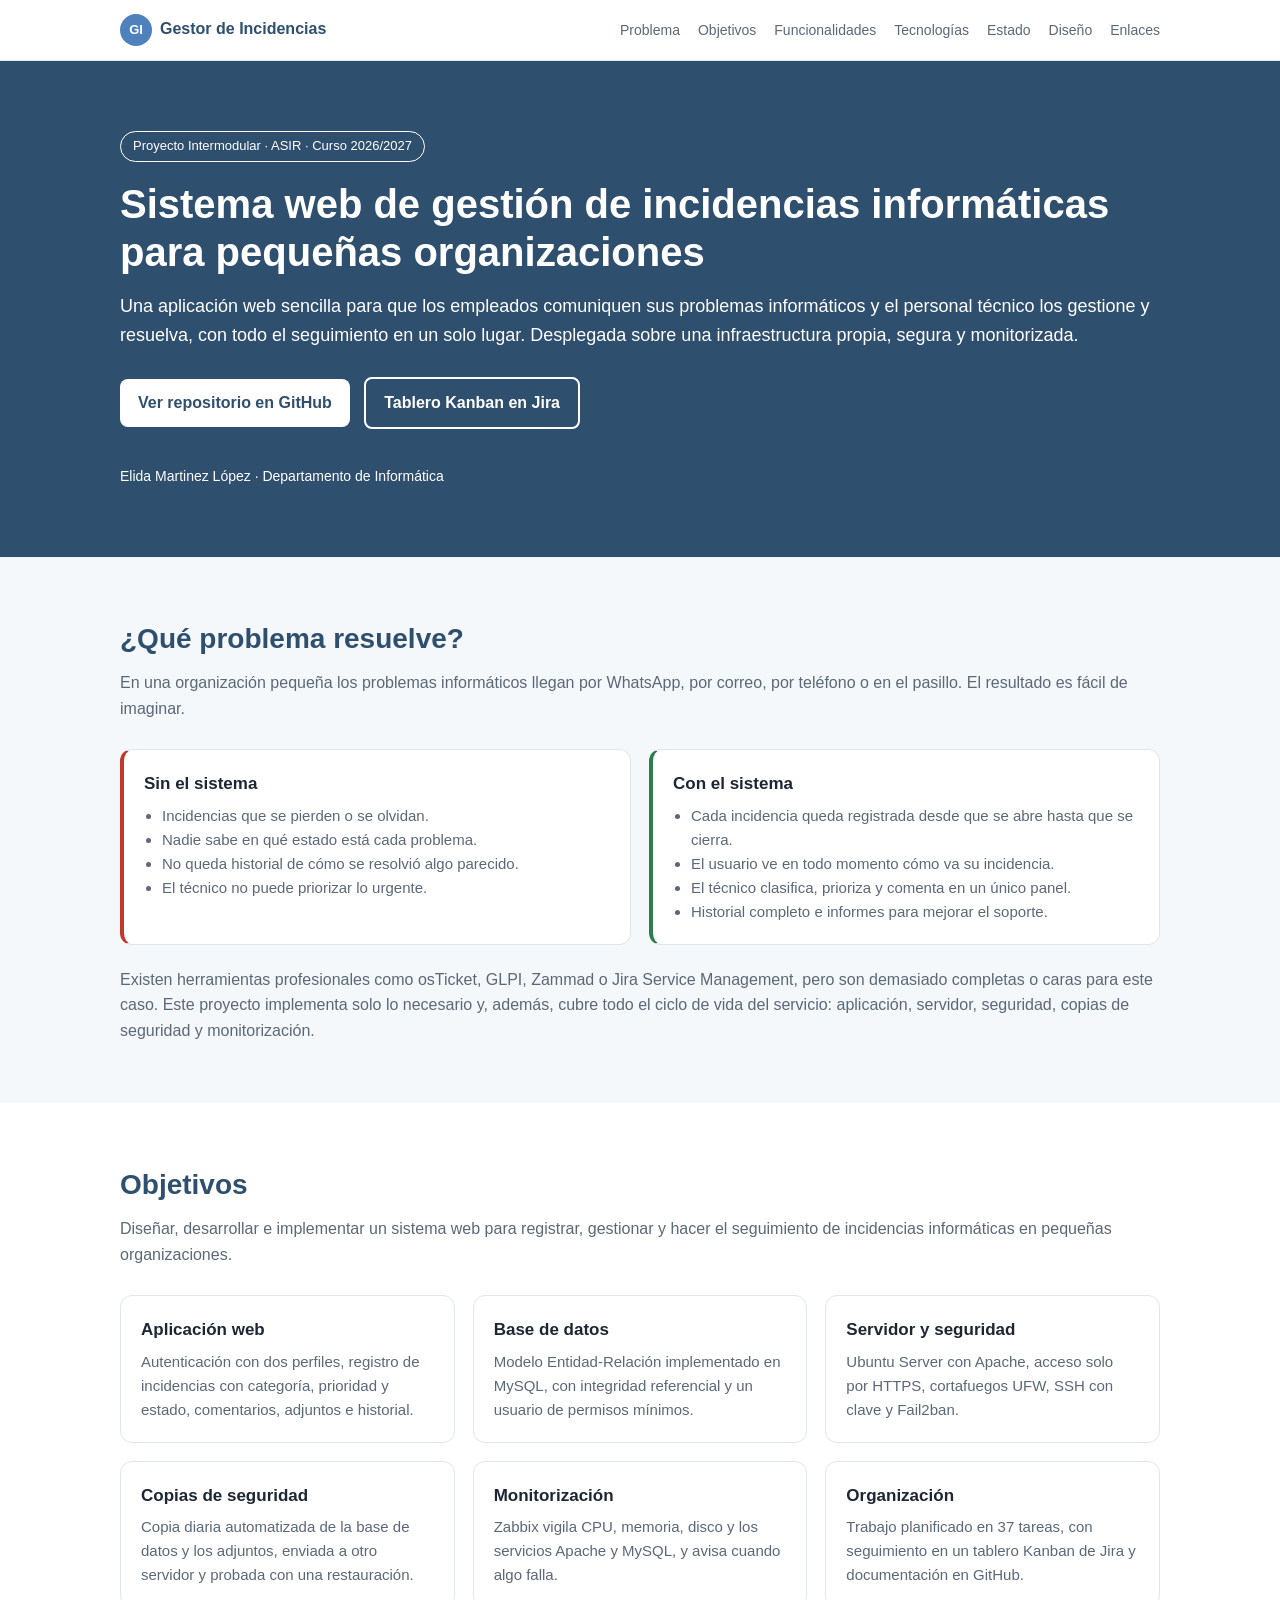
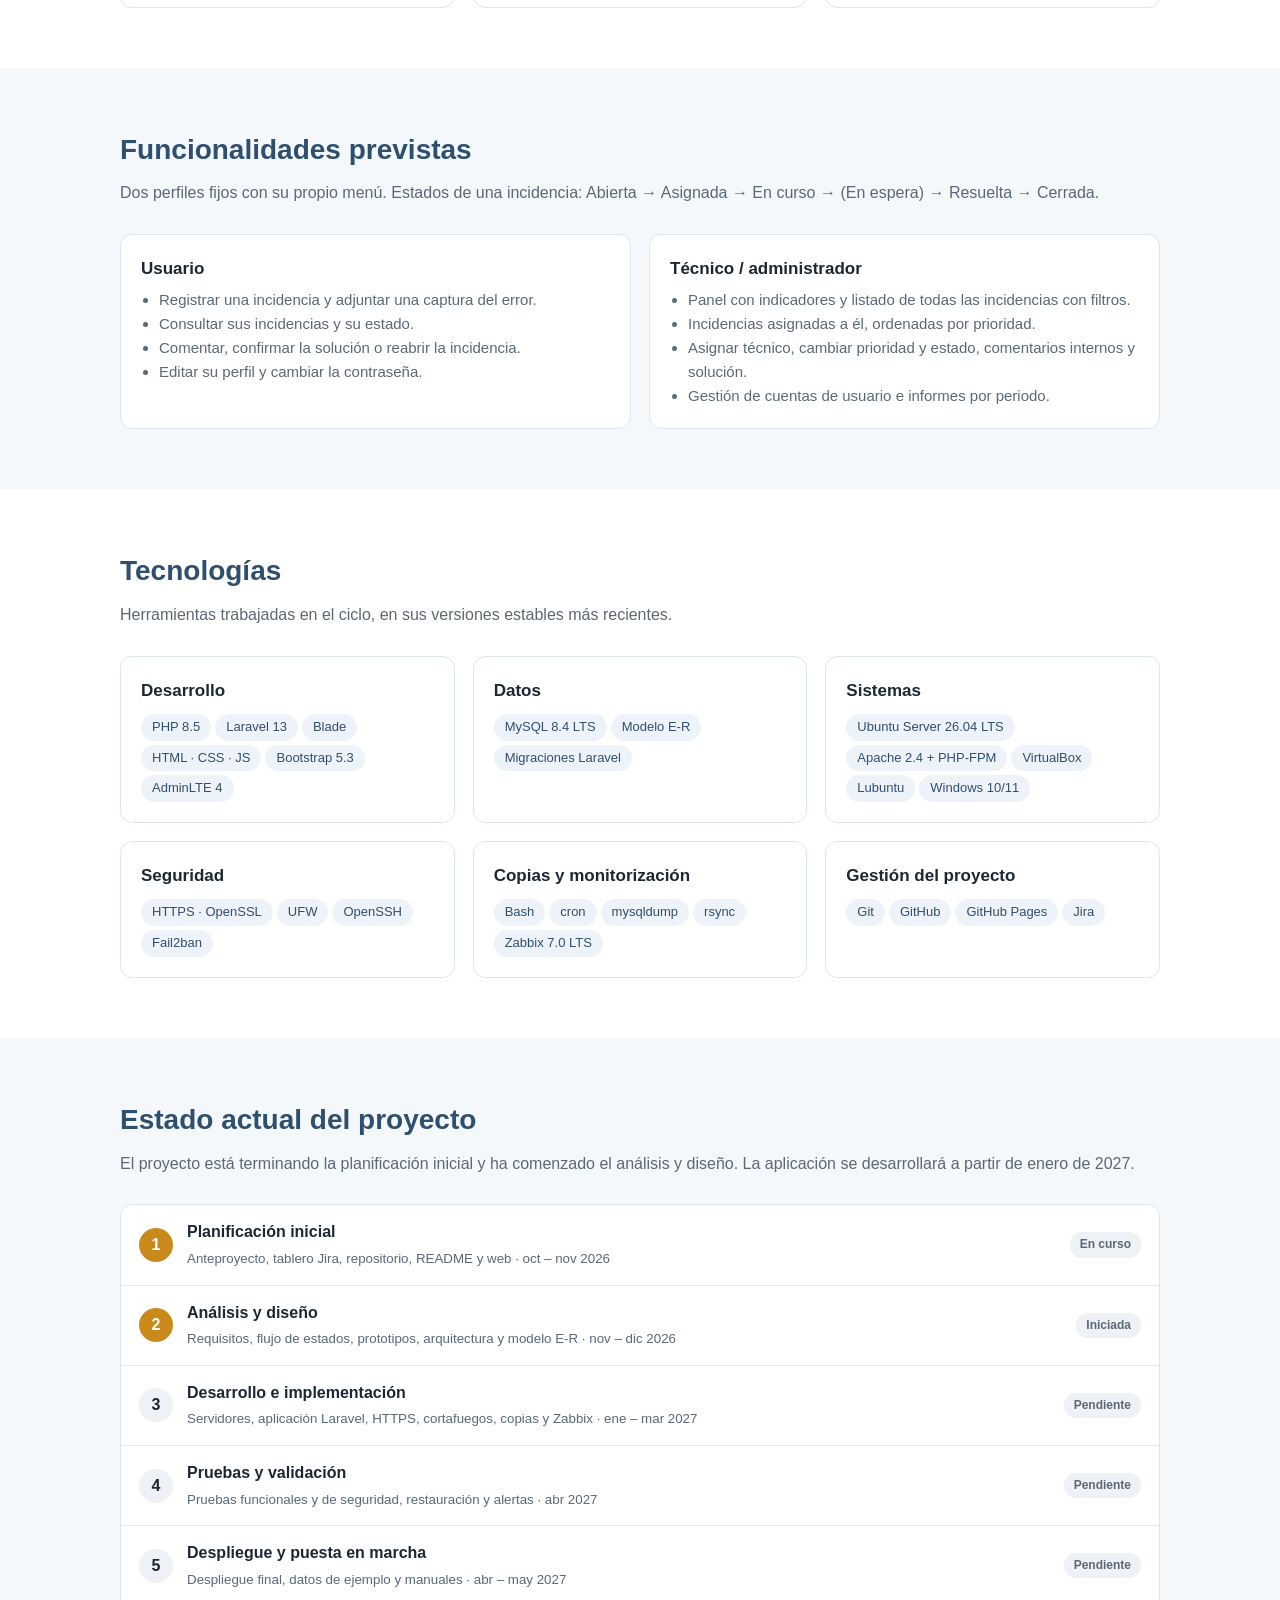
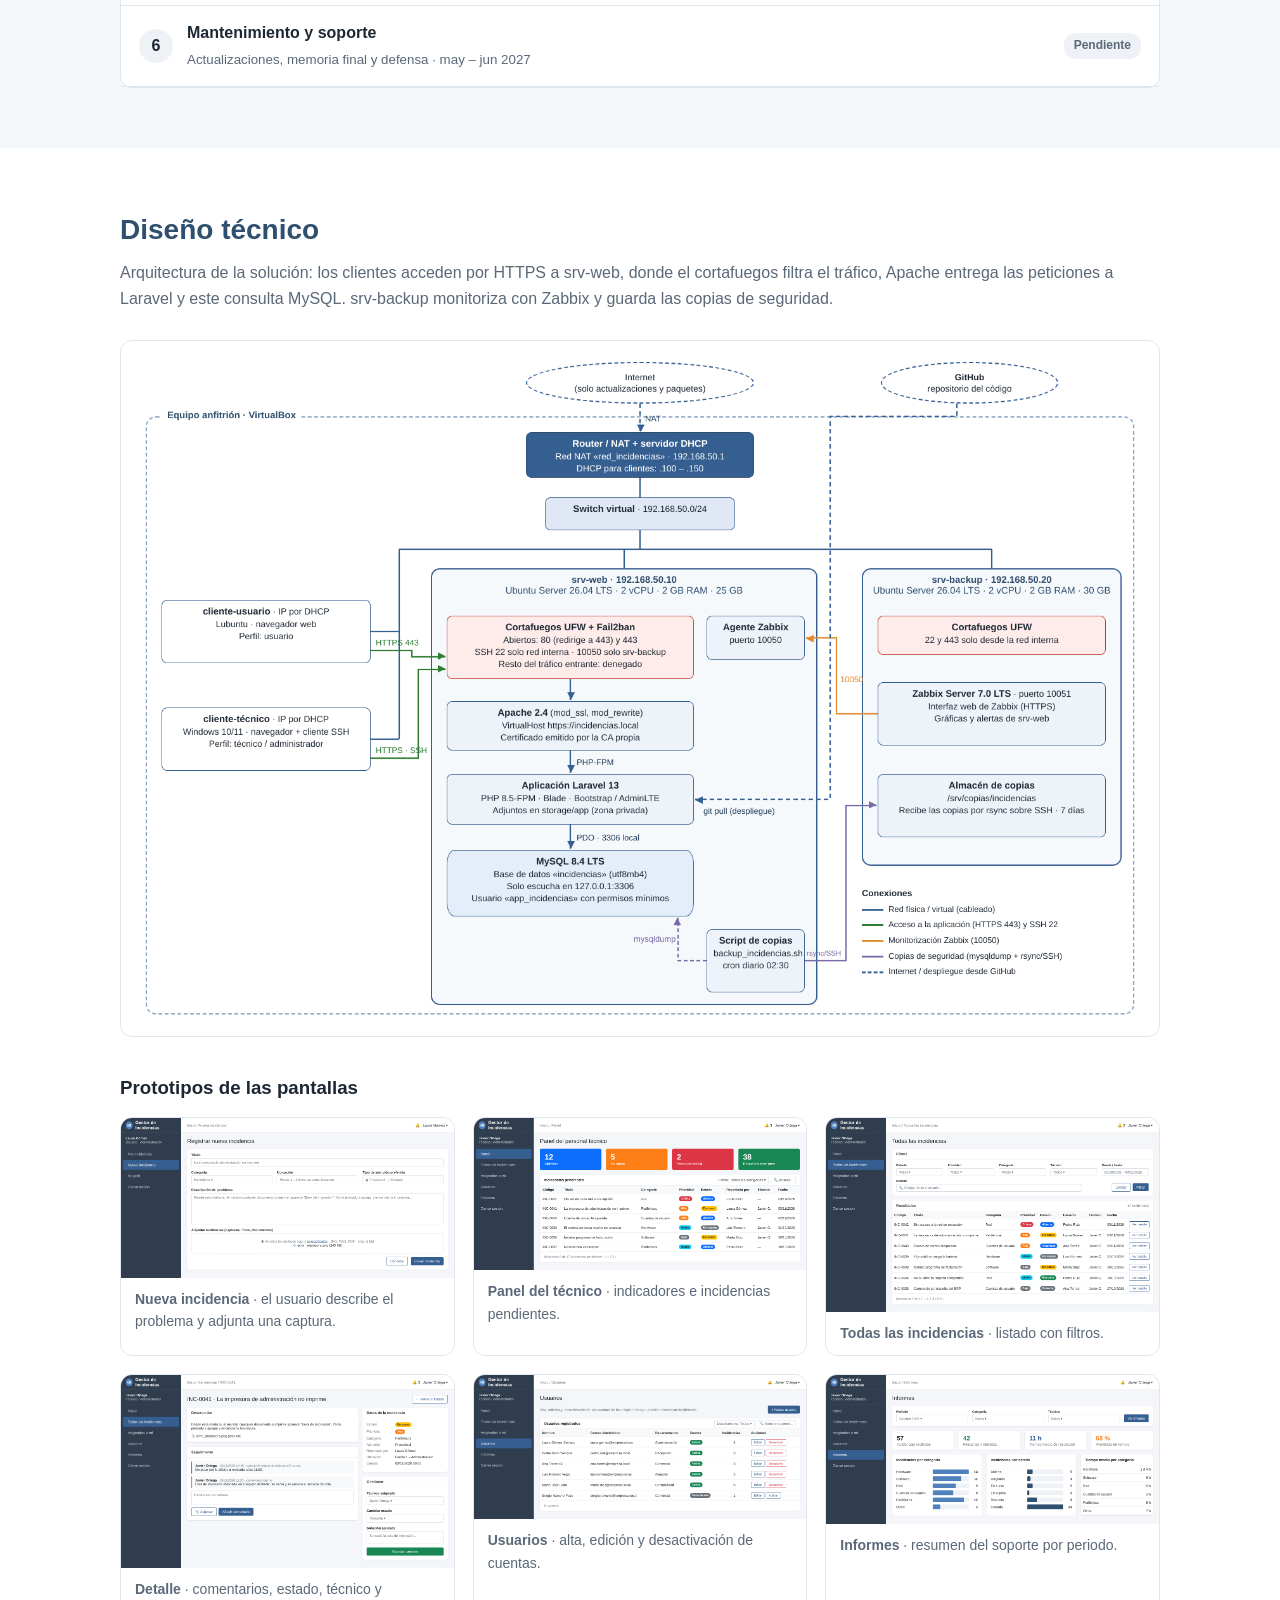
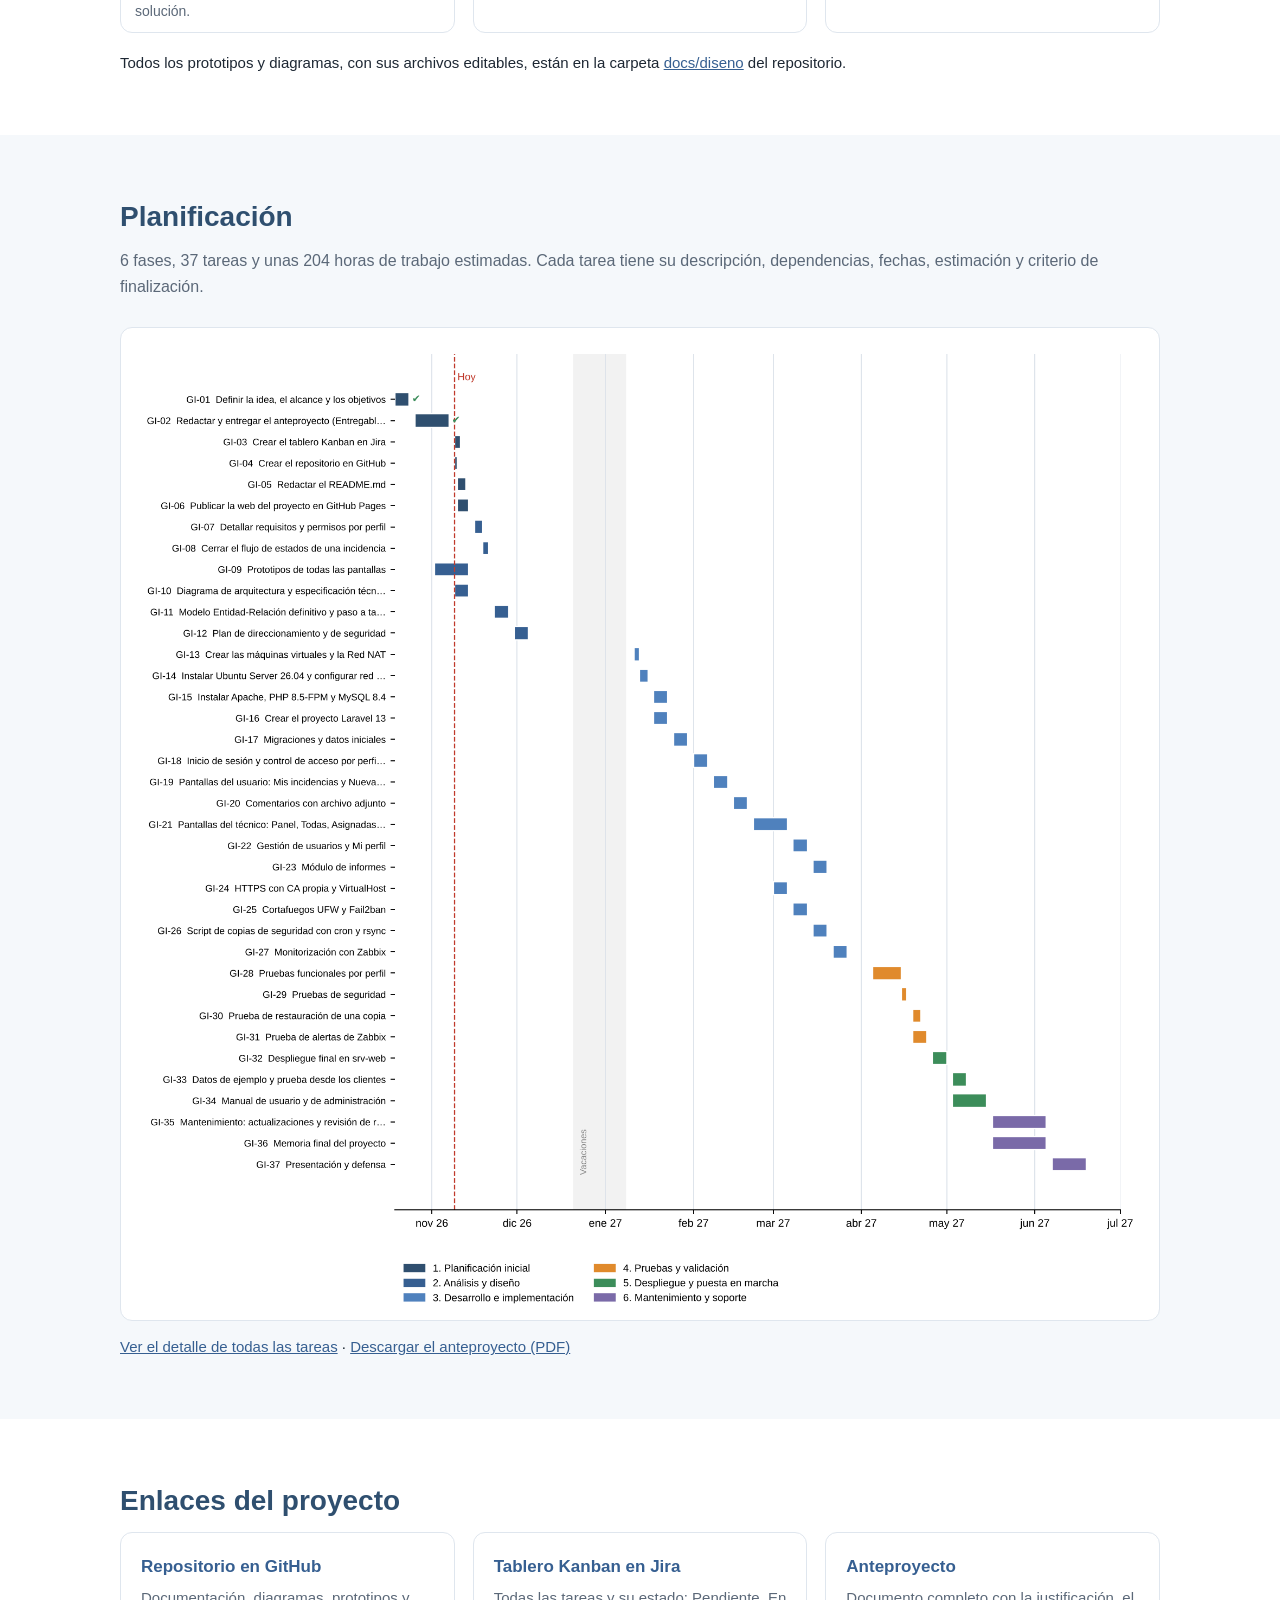
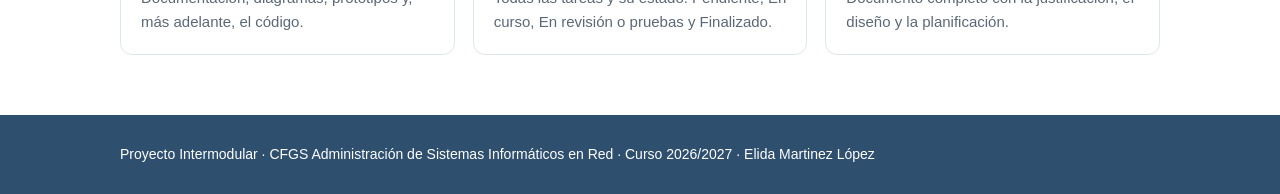
<file: index.html>
<!doctype html>
<html lang="es">
<head>
<meta charset="utf-8">
<meta name="viewport" content="width=device-width, initial-scale=1">
<title>Gestor de Incidencias · Proyecto Intermodular ASIR</title>
<meta name="description" content="Sistema web de gestión de incidencias informáticas para pequeñas organizaciones. Proyecto Intermodular de ASIR de Elida Martinez López.">
<link rel="stylesheet" href="style.css">
</head>
<body>

<header class="top"><div class="wrap">
  <a class="logo" href="#"><span>GI</span>Gestor de Incidencias</a>
  <nav><a href="#problema">Problema</a><a href="#objetivos">Objetivos</a><a href="#funcionalidades">Funcionalidades</a><a href="#tecnologias">Tecnologías</a><a href="#estado">Estado</a><a href="#diseno">Diseño</a><a href="#enlaces">Enlaces</a></nav>
</div></header>

<div class="hero"><div class="wrap">
  <div class="tag">Proyecto Intermodular · ASIR · Curso 2026/2027</div>
  <h1>Sistema web de gestión de incidencias informáticas para pequeñas organizaciones</h1>
  <p>Una aplicación web sencilla para que los empleados comuniquen sus problemas informáticos y el personal técnico los gestione y resuelva, con todo el seguimiento en un solo lugar. Desplegada sobre una infraestructura propia, segura y monitorizada.</p>
  <div class="btns">
    <a class="btn w" href="https://github.com/elimartinezlopez/gestor-incidencias">Ver repositorio en GitHub</a>
    <a class="btn o" href="https://iestriana-team-phdb80bn.atlassian.net/jira/software/projects/KAN/boards/1">Tablero Kanban en Jira</a>
  </div>
  <div class="meta">Elida Martinez López · Departamento de Informática</div>
</div></div>

<section id="problema"><div class="wrap">
  <h2>¿Qué problema resuelve?</h2>
  <p class="lead">En una organización pequeña los problemas informáticos llegan por WhatsApp, por correo, por teléfono o en el pasillo. El resultado es fácil de imaginar.</p>
  <div class="grid g2">
    <div class="card prob"><h3>Sin el sistema</h3><ul>
      <li>Incidencias que se pierden o se olvidan.</li>
      <li>Nadie sabe en qué estado está cada problema.</li>
      <li>No queda historial de cómo se resolvió algo parecido.</li>
      <li>El técnico no puede priorizar lo urgente.</li></ul></div>
    <div class="card sol"><h3>Con el sistema</h3><ul>
      <li>Cada incidencia queda registrada desde que se abre hasta que se cierra.</li>
      <li>El usuario ve en todo momento cómo va su incidencia.</li>
      <li>El técnico clasifica, prioriza y comenta en un único panel.</li>
      <li>Historial completo e informes para mejorar el soporte.</li></ul></div>
  </div>
  <p class="lead" style="margin-top:22px;margin-bottom:0">Existen herramientas profesionales como osTicket, GLPI, Zammad o Jira Service Management, pero son demasiado completas o caras para este caso. Este proyecto implementa solo lo necesario y, además, cubre todo el ciclo de vida del servicio: aplicación, servidor, seguridad, copias de seguridad y monitorización.</p>
</div></section>

<section id="objetivos" class="alt"><div class="wrap">
  <h2>Objetivos</h2>
  <p class="lead">Diseñar, desarrollar e implementar un sistema web para registrar, gestionar y hacer el seguimiento de incidencias informáticas en pequeñas organizaciones.</p>
  <div class="grid g3">
    <div class="card"><h3>Aplicación web</h3><p>Autenticación con dos perfiles, registro de incidencias con categoría, prioridad y estado, comentarios, adjuntos e historial.</p></div>
    <div class="card"><h3>Base de datos</h3><p>Modelo Entidad-Relación implementado en MySQL, con integridad referencial y un usuario de permisos mínimos.</p></div>
    <div class="card"><h3>Servidor y seguridad</h3><p>Ubuntu Server con Apache, acceso solo por HTTPS, cortafuegos UFW, SSH con clave y Fail2ban.</p></div>
    <div class="card"><h3>Copias de seguridad</h3><p>Copia diaria automatizada de la base de datos y los adjuntos, enviada a otro servidor y probada con una restauración.</p></div>
    <div class="card"><h3>Monitorización</h3><p>Zabbix vigila CPU, memoria, disco y los servicios Apache y MySQL, y avisa cuando algo falla.</p></div>
    <div class="card"><h3>Organización</h3><p>Trabajo planificado en 37 tareas, con seguimiento en un tablero Kanban de Jira y documentación en GitHub.</p></div>
  </div>
</div></section>

<section id="funcionalidades"><div class="wrap">
  <h2>Funcionalidades previstas</h2>
  <p class="lead">Dos perfiles fijos con su propio menú. Estados de una incidencia: Abierta → Asignada → En curso → (En espera) → Resuelta → Cerrada.</p>
  <div class="grid g2">
    <div class="card"><h3>Usuario</h3><ul>
      <li>Registrar una incidencia y adjuntar una captura del error.</li>
      <li>Consultar sus incidencias y su estado.</li>
      <li>Comentar, confirmar la solución o reabrir la incidencia.</li>
      <li>Editar su perfil y cambiar la contraseña.</li></ul></div>
    <div class="card"><h3>Técnico / administrador</h3><ul>
      <li>Panel con indicadores y listado de todas las incidencias con filtros.</li>
      <li>Incidencias asignadas a él, ordenadas por prioridad.</li>
      <li>Asignar técnico, cambiar prioridad y estado, comentarios internos y solución.</li>
      <li>Gestión de cuentas de usuario e informes por periodo.</li></ul></div>
  </div>
</div></section>

<section id="tecnologias" class="alt"><div class="wrap">
  <h2>Tecnologías</h2>
  <p class="lead">Herramientas trabajadas en el ciclo, en sus versiones estables más recientes.</p>
  <div class="grid g3">
    <div class="card"><h3>Desarrollo</h3><div class="chips"><span class="chip">PHP 8.5</span><span class="chip">Laravel 13</span><span class="chip">Blade</span><span class="chip">HTML · CSS · JS</span><span class="chip">Bootstrap 5.3</span><span class="chip">AdminLTE 4</span></div></div>
    <div class="card"><h3>Datos</h3><div class="chips"><span class="chip">MySQL 8.4 LTS</span><span class="chip">Modelo E-R</span><span class="chip">Migraciones Laravel</span></div></div>
    <div class="card"><h3>Sistemas</h3><div class="chips"><span class="chip">Ubuntu Server 26.04 LTS</span><span class="chip">Apache 2.4 + PHP-FPM</span><span class="chip">VirtualBox</span><span class="chip">Lubuntu</span><span class="chip">Windows 10/11</span></div></div>
    <div class="card"><h3>Seguridad</h3><div class="chips"><span class="chip">HTTPS · OpenSSL</span><span class="chip">UFW</span><span class="chip">OpenSSH</span><span class="chip">Fail2ban</span></div></div>
    <div class="card"><h3>Copias y monitorización</h3><div class="chips"><span class="chip">Bash</span><span class="chip">cron</span><span class="chip">mysqldump</span><span class="chip">rsync</span><span class="chip">Zabbix 7.0 LTS</span></div></div>
    <div class="card"><h3>Gestión del proyecto</h3><div class="chips"><span class="chip">Git</span><span class="chip">GitHub</span><span class="chip">GitHub Pages</span><span class="chip">Jira</span></div></div>
  </div>
</div></section>

<section id="estado"><div class="wrap">
  <h2>Estado actual del proyecto</h2>
  <p class="lead">El proyecto está terminando la planificación inicial y ha comenzado el análisis y diseño. La aplicación se desarrollará a partir de enero de 2027.</p>
  <div class="status">
    <div class="ph now"><div class="n">1</div><div><b>Planificación inicial</b><small>Anteproyecto, tablero Jira, repositorio, README y web · oct – nov 2026</small></div><span class="badge">En curso</span></div>
    <div class="ph now"><div class="n">2</div><div><b>Análisis y diseño</b><small>Requisitos, flujo de estados, prototipos, arquitectura y modelo E-R · nov – dic 2026</small></div><span class="badge">Iniciada</span></div>
    <div class="ph"><div class="n">3</div><div><b>Desarrollo e implementación</b><small>Servidores, aplicación Laravel, HTTPS, cortafuegos, copias y Zabbix · ene – mar 2027</small></div><span class="badge">Pendiente</span></div>
    <div class="ph"><div class="n">4</div><div><b>Pruebas y validación</b><small>Pruebas funcionales y de seguridad, restauración y alertas · abr 2027</small></div><span class="badge">Pendiente</span></div>
    <div class="ph"><div class="n">5</div><div><b>Despliegue y puesta en marcha</b><small>Despliegue final, datos de ejemplo y manuales · abr – may 2027</small></div><span class="badge">Pendiente</span></div>
    <div class="ph"><div class="n">6</div><div><b>Mantenimiento y soporte</b><small>Actualizaciones, memoria final y defensa · may – jun 2027</small></div><span class="badge">Pendiente</span></div>
  </div>
</div></section>

<section id="diseno" class="alt"><div class="wrap">
  <h2>Diseño técnico</h2>
  <p class="lead">Arquitectura de la solución: los clientes acceden por HTTPS a srv-web, donde el cortafuegos filtra el tráfico, Apache entrega las peticiones a Laravel y este consulta MySQL. srv-backup monitoriza con Zabbix y guarda las copias de seguridad.</p>
  <div class="diagram"><a href="docs/diseno/diagramas/arquitectura.png"><img src="docs/diseno/diagramas/arquitectura.png" alt="Diagrama de arquitectura e infraestructura del proyecto" loading="lazy"></a></div>

  <h3 style="margin:36px 0 14px;color:var(--brand)">Prototipos de las pantallas</h3>
  <div class="shots">
    <div class="shot"><img src="docs/diseno/prototipos/03-usuario-nueva-incidencia.png" alt="Nueva incidencia" loading="lazy"><p><b>Nueva incidencia</b> · el usuario describe el problema y adjunta una captura.</p></div>
    <div class="shot"><img src="docs/diseno/prototipos/05-tecnico-panel.png" alt="Panel del técnico" loading="lazy"><p><b>Panel del técnico</b> · indicadores e incidencias pendientes.</p></div>
    <div class="shot"><img src="docs/diseno/prototipos/06-tecnico-todas-las-incidencias.png" alt="Todas las incidencias" loading="lazy"><p><b>Todas las incidencias</b> · listado con filtros.</p></div>
    <div class="shot"><img src="docs/diseno/prototipos/07-tecnico-detalle-incidencia.png" alt="Detalle de una incidencia" loading="lazy"><p><b>Detalle</b> · comentarios, estado, técnico y solución.</p></div>
    <div class="shot"><img src="docs/diseno/prototipos/09-tecnico-usuarios.png" alt="Usuarios" loading="lazy"><p><b>Usuarios</b> · alta, edición y desactivación de cuentas.</p></div>
    <div class="shot"><img src="docs/diseno/prototipos/10-tecnico-informes.png" alt="Informes" loading="lazy"><p><b>Informes</b> · resumen del soporte por periodo.</p></div>
  </div>
  <p style="margin-top:18px;font-size:15px">Todos los prototipos y diagramas, con sus archivos editables, están en la carpeta <a href="https://github.com/elimartinezlopez/gestor-incidencias/tree/main/docs/diseno">docs/diseno</a> del repositorio.</p>
</div></section>

<section id="planificacion"><div class="wrap">
  <h2>Planificación</h2>
  <p class="lead">6 fases, 37 tareas y unas 204 horas de trabajo estimadas. Cada tarea tiene su descripción, dependencias, fechas, estimación y criterio de finalización.</p>
  <div class="diagram"><img src="docs/planificacion/cronograma.png" alt="Cronograma de las tareas del proyecto" loading="lazy"></div>
  <p style="margin-top:14px;font-size:15px"><a href="https://github.com/elimartinezlopez/gestor-incidencias/blob/main/docs/planificacion/tareas.md">Ver el detalle de todas las tareas</a> · <a href="docs/Anteproyecto.pdf">Descargar el anteproyecto (PDF)</a></p>
</div></section>

<section id="enlaces" class="alt"><div class="wrap">
  <h2>Enlaces del proyecto</h2>
  <div class="links">
    <a class="card" href="https://github.com/elimartinezlopez/gestor-incidencias"><h3>Repositorio en GitHub</h3><p>Documentación, diagramas, prototipos y, más adelante, el código.</p></a>
    <a class="card" href="https://iestriana-team-phdb80bn.atlassian.net/jira/software/projects/KAN/boards/1"><h3>Tablero Kanban en Jira</h3><p>Todas las tareas y su estado: Pendiente, En curso, En revisión o pruebas y Finalizado.</p></a>
    <a class="card" href="docs/Anteproyecto.pdf"><h3>Anteproyecto</h3><p>Documento completo con la justificación, el diseño y la planificación.</p></a>
  </div>
</div></section>

<footer><div class="wrap">Proyecto Intermodular · CFGS Administración de Sistemas Informáticos en Red · Curso 2026/2027 · Elida Martinez López</div></footer>
</body>
</html>
</file>
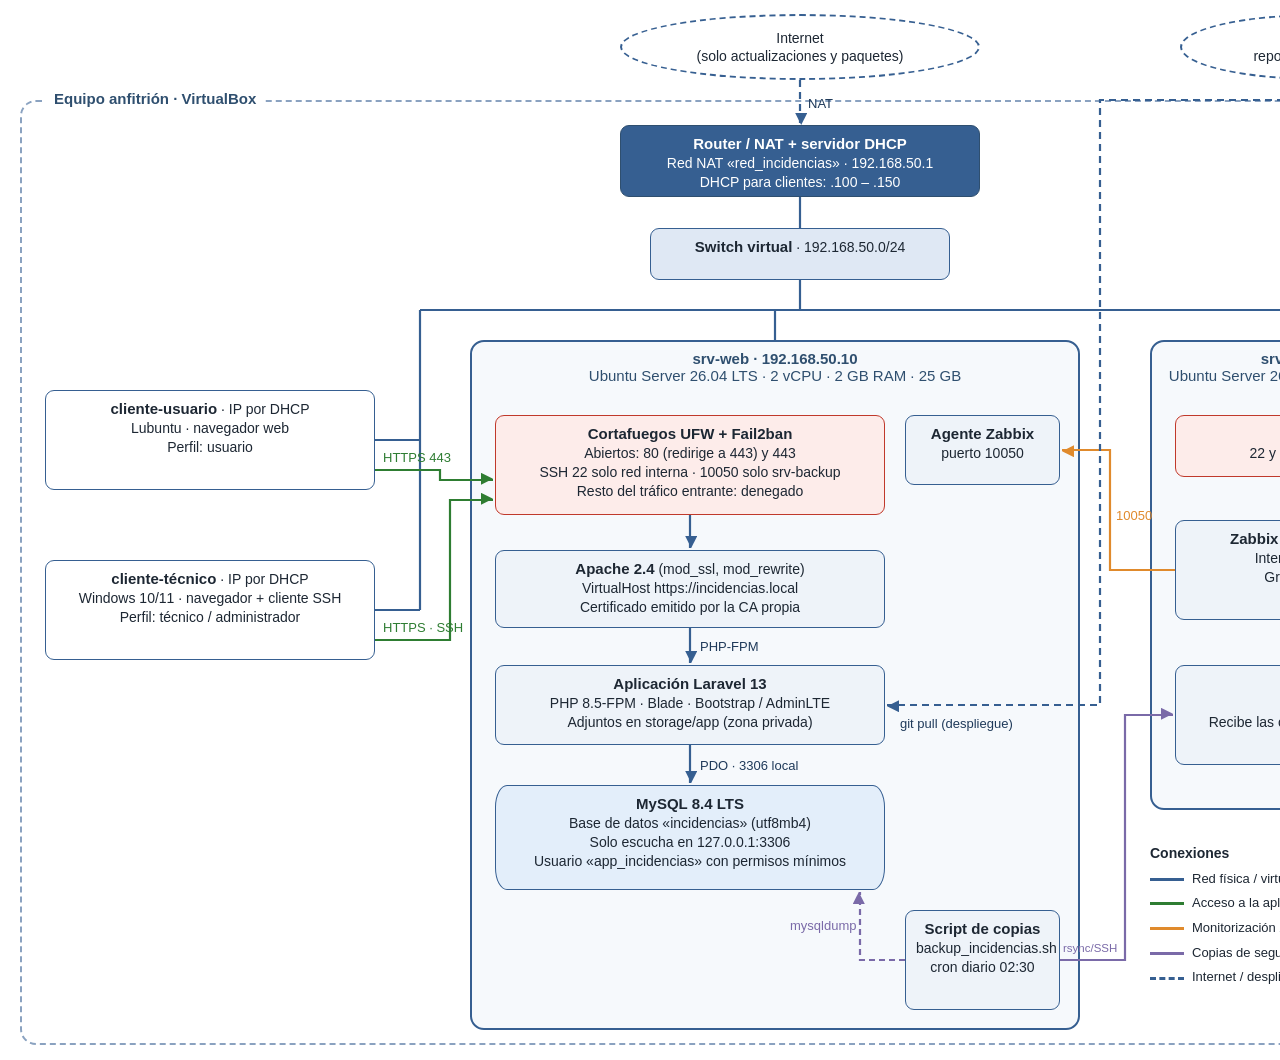
<file: docs/diseno/diagramas/arquitectura-editable.html>
<!doctype html>
<html lang="es"><head><meta charset="utf-8"><title>Arquitectura</title>
<style>
*{box-sizing:border-box;margin:0;padding:0}
body{width:1600px;height:1060px;font-family:"Liberation Sans",Arial,sans-serif;background:#fff;color:#1d2733;position:relative}
.b{position:absolute;border:1.6px solid #365f91;border-radius:9px;background:#eef3f9;padding:8px 10px;font-size:14px;line-height:1.35;text-align:center}
.b b{font-size:15px}
.fw{background:#fdecea;border-color:#c0392b}
.dark{background:#365f91;color:#fff;border-color:#2f4f6f}
.wh{background:#fff}
.zone{position:absolute;border:2px solid #365f91;border-radius:14px;background:#f6f9fc}
.zone .t{position:absolute;top:8px;left:0;right:0;text-align:center;font-size:15px;color:#2f4f6f}
.vb{position:absolute;left:20px;top:100px;width:1560px;height:945px;border:2px dashed #8aa2c0;border-radius:16px}
.vb span{position:absolute;top:-12px;left:24px;background:#fff;padding:0 8px;font-weight:bold;color:#2f4f6f;font-size:15px}
.cloud{position:absolute;border:2px dashed #365f91;border-radius:50%;background:#fff;font-size:14px;text-align:center;display:flex;align-items:center;justify-content:center;line-height:1.3}
.db{border-radius:12px/22px}
svg{position:absolute;left:0;top:0}
.lg{position:absolute;font-size:13px;line-height:1.9}
.lg i{display:inline-block;width:34px;height:0;border-top:3px solid;vertical-align:middle;margin-right:8px}
</style></head><body>
<div class="vb"><span>Equipo anfitrión · VirtualBox</span></div>

<div class="cloud" style="left:620px;top:14px;width:360px;height:66px">Internet<br>(solo actualizaciones y paquetes)</div>
<div class="cloud" style="left:1180px;top:14px;width:280px;height:66px"><span><b>GitHub</b><br>repositorio del código</span></div>

<div class="b dark" style="left:620px;top:125px;width:360px;height:72px"><b>Router / NAT + servidor DHCP</b><br>Red NAT «red_incidencias» · 192.168.50.1<br>DHCP para clientes: .100 – .150</div>
<div class="b" style="left:650px;top:228px;width:300px;height:52px;background:#dfe8f4"><b>Switch virtual</b> · 192.168.50.0/24</div>

<!-- Clientes -->
<div class="b wh" style="left:45px;top:390px;width:330px;height:100px"><b>cliente-usuario</b> · IP por DHCP<br>Lubuntu · navegador web<br>Perfil: usuario</div>
<div class="b wh" style="left:45px;top:560px;width:330px;height:100px"><b>cliente-técnico</b> · IP por DHCP<br>Windows 10/11 · navegador + cliente SSH<br>Perfil: técnico / administrador</div>

<!-- srv-web -->
<div class="zone" style="left:470px;top:340px;width:610px;height:690px"><div class="t"><b>srv-web · 192.168.50.10</b><br>Ubuntu Server 26.04 LTS · 2 vCPU · 2 GB RAM · 25 GB</div></div>
<div class="b fw" style="left:495px;top:415px;width:390px;height:100px"><b>Cortafuegos UFW + Fail2ban</b><br>Abiertos: 80 (redirige a 443) y 443<br>SSH 22 solo red interna · 10050 solo srv-backup<br>Resto del tráfico entrante: denegado</div>
<div class="b" style="left:495px;top:550px;width:390px;height:78px"><b>Apache 2.4</b> (mod_ssl, mod_rewrite)<br>VirtualHost https://incidencias.local<br>Certificado emitido por la CA propia</div>
<div class="b" style="left:495px;top:665px;width:390px;height:80px"><b>Aplicación Laravel 13</b><br>PHP 8.5-FPM · Blade · Bootstrap / AdminLTE<br>Adjuntos en storage/app (zona privada)</div>
<div class="b db" style="left:495px;top:785px;width:390px;height:105px;background:#e3eefa"><b>MySQL 8.4 LTS</b><br>Base de datos «incidencias» (utf8mb4)<br>Solo escucha en 127.0.0.1:3306<br>Usuario «app_incidencias» con permisos mínimos</div>
<div class="b" style="left:905px;top:415px;width:155px;height:70px"><b>Agente Zabbix</b><br>puerto 10050</div>
<div class="b" style="left:905px;top:910px;width:155px;height:100px"><b>Script de copias</b><br>backup_incidencias.sh<br>cron diario 02:30</div>

<!-- srv-backup -->
<div class="zone" style="left:1150px;top:340px;width:410px;height:470px"><div class="t"><b>srv-backup · 192.168.50.20</b><br>Ubuntu Server 26.04 LTS · 2 vCPU · 2 GB RAM · 30 GB</div></div>
<div class="b fw" style="left:1175px;top:415px;width:360px;height:62px"><b>Cortafuegos UFW</b><br>22 y 443 solo desde la red interna</div>
<div class="b" style="left:1175px;top:520px;width:360px;height:100px"><b>Zabbix Server 7.0 LTS</b> · puerto 10051<br>Interfaz web de Zabbix (HTTPS)<br>Gráficas y alertas de srv-web</div>
<div class="b" style="left:1175px;top:665px;width:360px;height:100px"><b>Almacén de copias</b><br>/srv/copias/incidencias<br>Recibe las copias por rsync sobre SSH · 7 días</div>

<!-- Leyenda -->
<div class="lg" style="left:1150px;top:840px;width:410px">
<b style="font-size:14px">Conexiones</b><br>
<i style="border-color:#365f91"></i>Red física / virtual (cableado)<br>
<i style="border-color:#2e7d32"></i>Acceso a la aplicación (HTTPS 443) y SSH 22<br>
<i style="border-color:#e08a2c"></i>Monitorización Zabbix (10050)<br>
<i style="border-color:#7a6aa8"></i>Copias de seguridad (mysqldump + rsync/SSH)<br>
<i style="border-color:#365f91;border-top-style:dashed"></i>Internet / despliegue desde GitHub
</div>

<svg width="1600" height="1060" viewBox="0 0 1600 1060">
<defs>
 <marker id="a" markerWidth="12" markerHeight="12" refX="10" refY="6" orient="auto" markerUnits="userSpaceOnUse" viewBox="0 0 10 10"><path d="M0,0 L10,5 L0,10 z" fill="#365f91"/></marker>
 <marker id="g" markerWidth="12" markerHeight="12" refX="10" refY="6" orient="auto" markerUnits="userSpaceOnUse" viewBox="0 0 10 10"><path d="M0,0 L10,5 L0,10 z" fill="#2e7d32"/></marker>
 <marker id="o" markerWidth="12" markerHeight="12" refX="10" refY="6" orient="auto" markerUnits="userSpaceOnUse" viewBox="0 0 10 10"><path d="M0,0 L10,5 L0,10 z" fill="#e08a2c"/></marker>
 <marker id="p" markerWidth="12" markerHeight="12" refX="10" refY="6" orient="auto" markerUnits="userSpaceOnUse" viewBox="0 0 10 10"><path d="M0,0 L10,5 L0,10 z" fill="#7a6aa8"/></marker>
</defs>
<g fill="none" stroke-width="2.2" font-family="Liberation Sans" font-size="13">
 <!-- internet - router -->
 <path d="M800,80 V125" stroke="#365f91" stroke-dasharray="7 5" marker-end="url(#a)"/>
 <text x="808" y="108" fill="#1f3a5a" stroke="none">NAT</text>
 <!-- router - switch -->
 <path d="M800,197 V228" stroke="#365f91"/>
 <!-- bus -->
 <path d="M800,280 V310 M420,310 H1355 M420,310 V610 M420,440 H375 M420,610 H375 M775,310 V340 M1355,310 V340" stroke="#365f91"/>
 <!-- usuario -> web -->
 <path d="M375,470 H440 V480 H493" stroke="#2e7d32" marker-end="url(#g)"/>
 <text x="383" y="462" fill="#2e7d32" stroke="none">HTTPS 443</text>
 <!-- tecnico -> web -->
 <path d="M375,640 H450 V500 H493" stroke="#2e7d32" marker-end="url(#g)"/>
 <text x="383" y="632" fill="#2e7d32" stroke="none">HTTPS · SSH</text>
 <!-- stack -->
 <path d="M690,515 V548" stroke="#365f91" marker-end="url(#a)"/>
 <path d="M690,628 V663" stroke="#365f91" marker-end="url(#a)"/><text x="700" y="651" fill="#1f3a5a" stroke="none">PHP-FPM</text>
 <path d="M690,745 V783" stroke="#365f91" marker-end="url(#a)"/><text x="700" y="770" fill="#1f3a5a" stroke="none">PDO · 3306 local</text>
 <!-- zabbix -> agente -->
 <path d="M1175,570 H1110 V450 H1062" stroke="#e08a2c" marker-end="url(#o)"/>
 <text x="1116" y="520" fill="#e08a2c" stroke="none">10050</text>
 <!-- backup -->
 <path d="M905,960 H860 V892" stroke="#7a6aa8" stroke-dasharray="6 4" marker-end="url(#p)"/>
 <text x="790" y="930" fill="#7a6aa8" stroke="none">mysqldump</text>
 <path d="M1060,960 H1125 V715 H1173" stroke="#7a6aa8" marker-end="url(#p)"/>
 <text x="1063" y="952" fill="#7a6aa8" stroke="none" font-size="11.5">rsync/SSH</text>
 <!-- github -> laravel -->
 <path d="M1300,80 V100 H1100 V705 H887" stroke="#365f91" stroke-dasharray="7 5" marker-end="url(#a)"/>
 <text x="900" y="728" fill="#1f3a5a" stroke="none">git pull (despliegue)</text>
</g>
</svg>
</body></html>
</file>
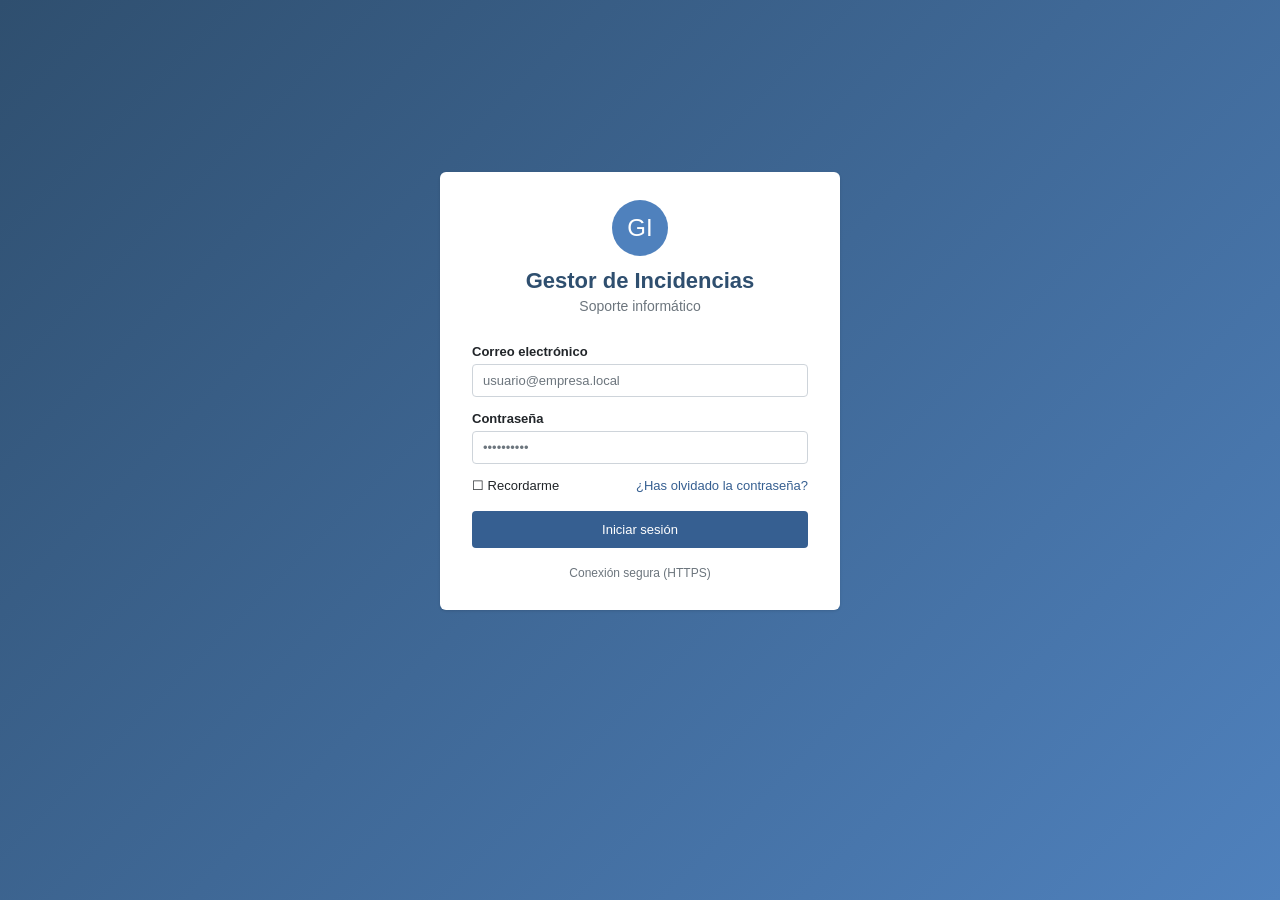
<file: docs/diseno/prototipos/fuentes/01-inicio-sesion.html>
<html><head><link rel="stylesheet" href="base.css"><style>body{display:flex;align-items:center;justify-content:center;background:linear-gradient(135deg,#2f4f6f,#4f81bd)}</style></head><body>
<div class="card" style="width:400px">
 <div style="text-align:center;padding:28px 20px 10px"><div class="logo" style="width:56px;height:56px;margin:0 auto 12px;font-size:24px;color:#fff">GI</div>
 <div style="font-size:22px;font-weight:bold;color:#2f4f6f">Gestor de Incidencias</div><div style="color:#6c757d;margin-top:4px">Soporte informático</div></div>
 <div class="card-b" style="padding:20px 32px 30px">
  <label>Correo electrónico</label><div class="in">usuario@empresa.local</div>
  <label>Contraseña</label><div class="in">••••••••••</div>
  <div style="display:flex;justify-content:space-between;align-items:center;margin-bottom:18px;font-size:13px"><span>☐ Recordarme</span><span style="color:#365f91">¿Has olvidado la contraseña?</span></div>
  <div class="btn" style="display:block;text-align:center;padding:11px">Iniciar sesión</div>
  <div style="text-align:center;color:#6c757d;font-size:12px;margin-top:18px">Conexión segura (HTTPS)</div>
 </div></div></body></html>
</file>
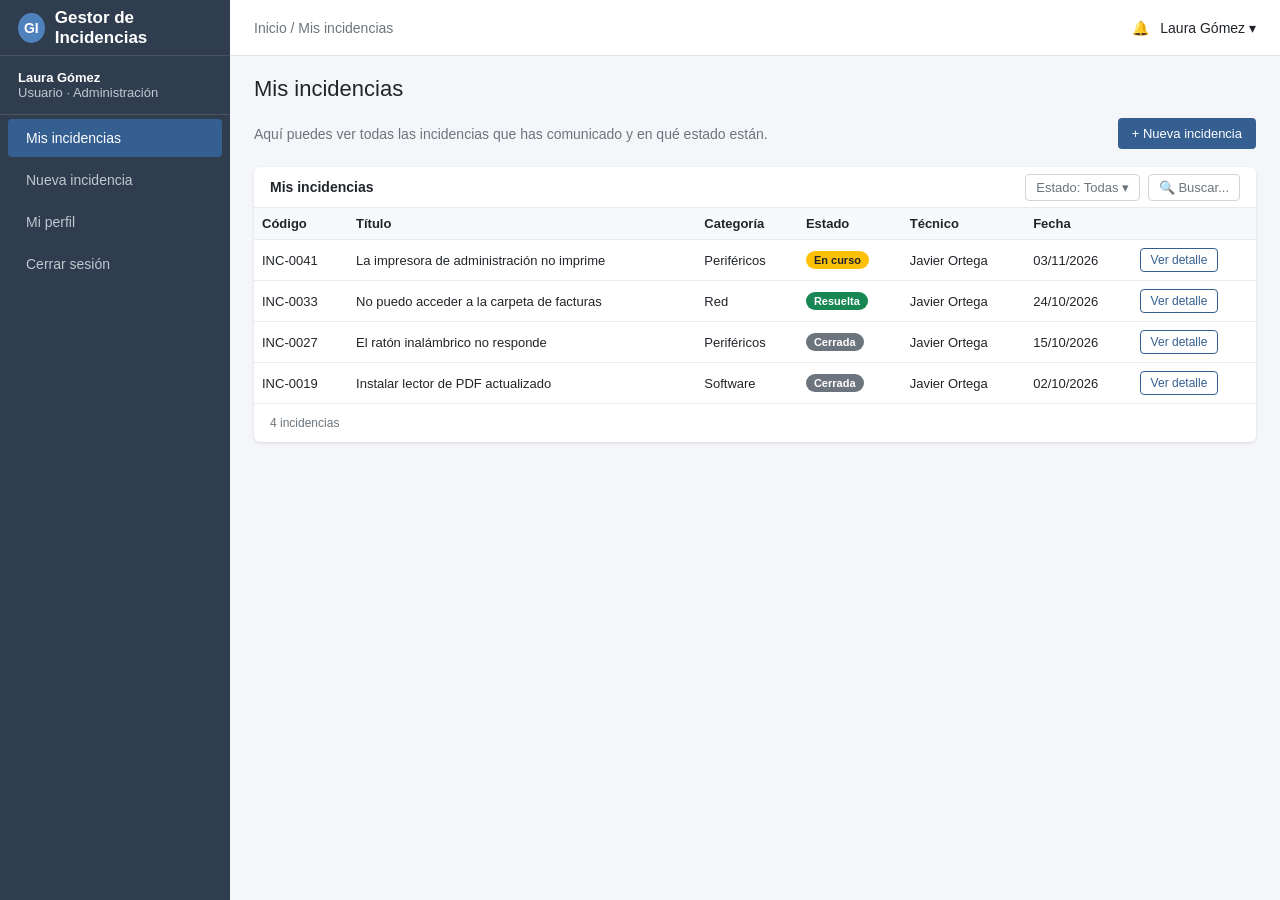
<file: docs/diseno/prototipos/fuentes/02-usuario-mis-incidencias.html>
<html><head><link rel="stylesheet" href="base.css"><style>body{height:auto;overflow:visible;min-height:800px}td,th{white-space:nowrap;padding:8px 8px}td.w{white-space:normal}.f label{font-size:12px}.f .in{margin-bottom:0;padding:6px 9px}</style></head><body>
<div class="side"><div class="brand"><div class="logo">GI</div>Gestor de Incidencias</div><div class="user"><b>Laura Gómez</b>Usuario · Administración</div><div class="nav"><a class="on">Mis incidencias</a><a>Nueva incidencia</a><a>Mi perfil</a><a>Cerrar sesión</a></div></div><div class="top"><span style="color:#6c757d">Inicio / Mis incidencias</span><span>🔔 &nbsp; Laura Gómez ▾</span></div>
<div class="main"><h1>Mis incidencias</h1><div class="row" style="margin-bottom:18px;align-items:center"><div style="flex:1;color:#6c757d">Aquí puedes ver todas las incidencias que has comunicado y en qué estado están.</div><span class="btn">+ Nueva incidencia</span></div>
<div class="card"><div class="card-h">Mis incidencias <span><span class="in" style="margin:0;padding:5px 10px;font-weight:normal">Estado: Todas ▾</span> &nbsp;<span class="in" style="margin:0;padding:5px 10px;font-weight:normal">🔍 Buscar...</span></span></div>
<table><tr><th>Código</th><th>Título</th><th>Categoría</th><th>Estado</th><th>Técnico</th><th>Fecha</th><th></th></tr><tr><td>INC-0041</td><td class="w">La impresora de administración no imprime</td><td>Periféricos</td><td><span class="badge b-yel">En curso</span></td><td>Javier Ortega</td><td>03/11/2026</td><td><span class="btn btn-o" style="padding:4px 10px;font-size:12px">Ver detalle</span></td></tr><tr><td>INC-0033</td><td class="w">No puedo acceder a la carpeta de facturas</td><td>Red</td><td><span class="badge b-gr">Resuelta</span></td><td>Javier Ortega</td><td>24/10/2026</td><td><span class="btn btn-o" style="padding:4px 10px;font-size:12px">Ver detalle</span></td></tr><tr><td>INC-0027</td><td class="w">El ratón inalámbrico no responde</td><td>Periféricos</td><td><span class="badge b-gy">Cerrada</span></td><td>Javier Ortega</td><td>15/10/2026</td><td><span class="btn btn-o" style="padding:4px 10px;font-size:12px">Ver detalle</span></td></tr><tr><td>INC-0019</td><td class="w">Instalar lector de PDF actualizado</td><td>Software</td><td><span class="badge b-gy">Cerrada</span></td><td>Javier Ortega</td><td>02/10/2026</td><td><span class="btn btn-o" style="padding:4px 10px;font-size:12px">Ver detalle</span></td></tr></table>
<div style="padding:12px 16px;color:#6c757d;font-size:12px">4 incidencias</div></div></div></body></html>
</file>
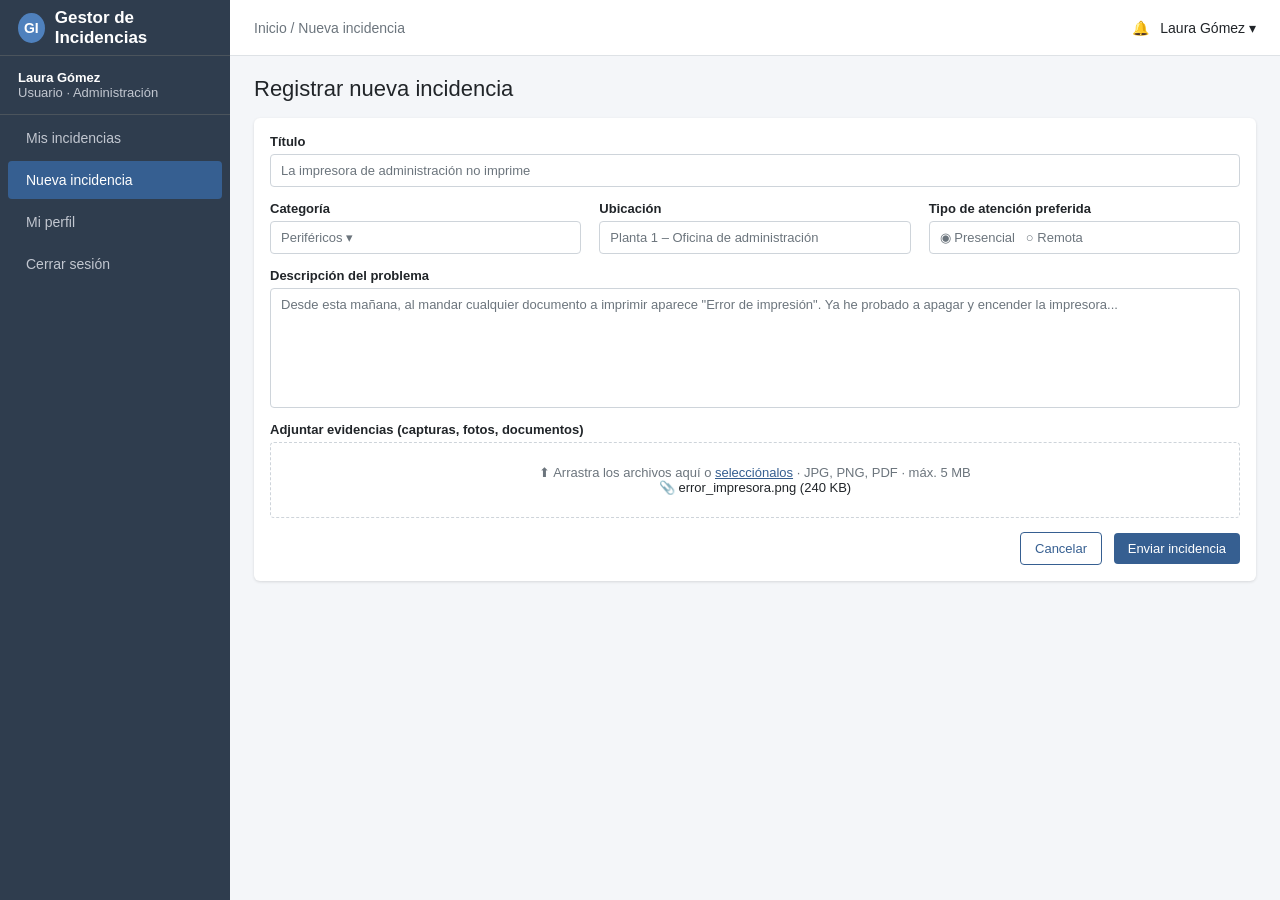
<file: docs/diseno/prototipos/fuentes/03-usuario-nueva-incidencia.html>
<html><head><link rel="stylesheet" href="base.css"></head><body>
<div class="side"><div class="brand"><div class="logo">GI</div>Gestor de Incidencias</div><div class="user"><b>Laura Gómez</b>Usuario · Administración</div><div class="nav"><a>Mis incidencias</a><a class="on">Nueva incidencia</a><a>Mi perfil</a><a>Cerrar sesión</a></div></div>
<div class="top"><span style="color:#6c757d">Inicio / Nueva incidencia</span><span>🔔 &nbsp; Laura Gómez ▾</span></div>
<div class="main"><h1>Registrar nueva incidencia</h1>
<div class="card"><div class="card-b">
 <label>Título</label><div class="in">La impresora de administración no imprime</div>
 <div class="row"><div class="col"><label>Categoría</label><div class="in">Periféricos ▾</div></div>
  <div class="col"><label>Ubicación</label><div class="in">Planta 1 – Oficina de administración</div></div>
  <div class="col"><label>Tipo de atención preferida</label><div class="in">◉ Presencial &nbsp; ○ Remota</div></div></div>
 <label>Descripción del problema</label><div class="in" style="height:120px">Desde esta mañana, al mandar cualquier documento a imprimir aparece "Error de impresión". Ya he probado a apagar y encender la impresora...</div>
 <label>Adjuntar evidencias (capturas, fotos, documentos)</label>
 <div class="in" style="border-style:dashed;text-align:center;padding:22px">⬆ Arrastra los archivos aquí o <u style="color:#365f91">selecciónalos</u> · JPG, PNG, PDF · máx. 5 MB<br><span style="color:#212529">📎 error_impresora.png (240 KB)</span></div>
 <div style="text-align:right"><span class="btn btn-o">Cancelar</span> &nbsp; <span class="btn">Enviar incidencia</span></div>
</div></div></div></body></html>
</file>
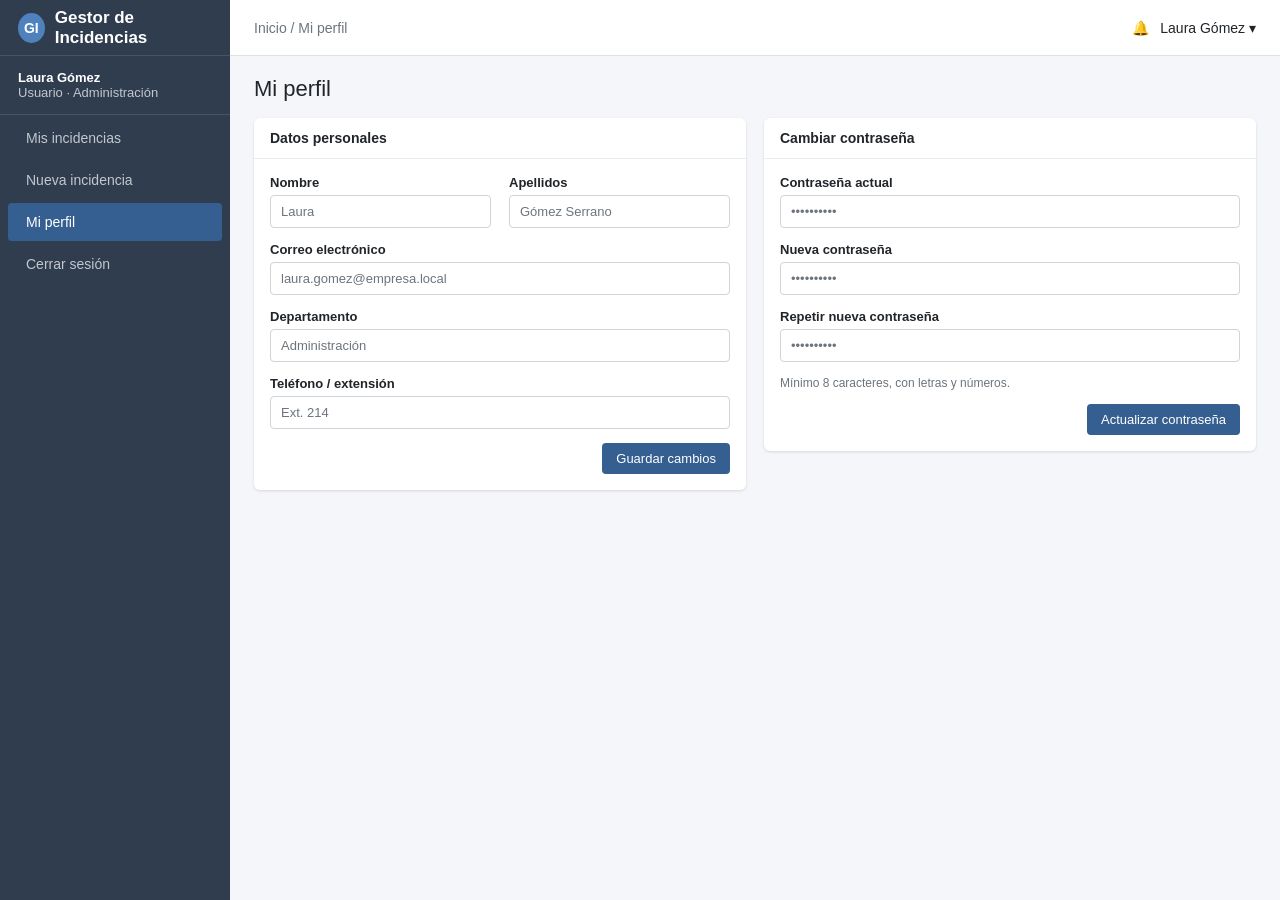
<file: docs/diseno/prototipos/fuentes/04-usuario-mi-perfil.html>
<html><head><link rel="stylesheet" href="base.css"><style>body{height:auto;overflow:visible;min-height:800px}td,th{white-space:nowrap;padding:8px 8px}td.w{white-space:normal}.f label{font-size:12px}.f .in{margin-bottom:0;padding:6px 9px}</style></head><body>
<div class="side"><div class="brand"><div class="logo">GI</div>Gestor de Incidencias</div><div class="user"><b>Laura Gómez</b>Usuario · Administración</div><div class="nav"><a>Mis incidencias</a><a>Nueva incidencia</a><a class="on">Mi perfil</a><a>Cerrar sesión</a></div></div><div class="top"><span style="color:#6c757d">Inicio / Mi perfil</span><span>🔔 &nbsp; Laura Gómez ▾</span></div>
<div class="main"><h1>Mi perfil</h1><div class="row"><div class="col"><div class="card"><div class="card-h">Datos personales</div><div class="card-b">
<div class="row"><div class="col"><label>Nombre</label><div class="in">Laura</div></div><div class="col"><label>Apellidos</label><div class="in">Gómez Serrano</div></div></div>
<label>Correo electrónico</label><div class="in">laura.gomez@empresa.local</div>
<label>Departamento</label><div class="in">Administración</div>
<label>Teléfono / extensión</label><div class="in">Ext. 214</div>
<div style="text-align:right"><span class="btn">Guardar cambios</span></div></div></div></div>
<div class="col"><div class="card"><div class="card-h">Cambiar contraseña</div><div class="card-b">
<label>Contraseña actual</label><div class="in">••••••••••</div>
<label>Nueva contraseña</label><div class="in">••••••••••</div>
<label>Repetir nueva contraseña</label><div class="in">••••••••••</div>
<div style="font-size:12px;color:#6c757d;margin-bottom:14px">Mínimo 8 caracteres, con letras y números.</div>
<div style="text-align:right"><span class="btn">Actualizar contraseña</span></div></div></div></div></div></div></body></html>
</file>
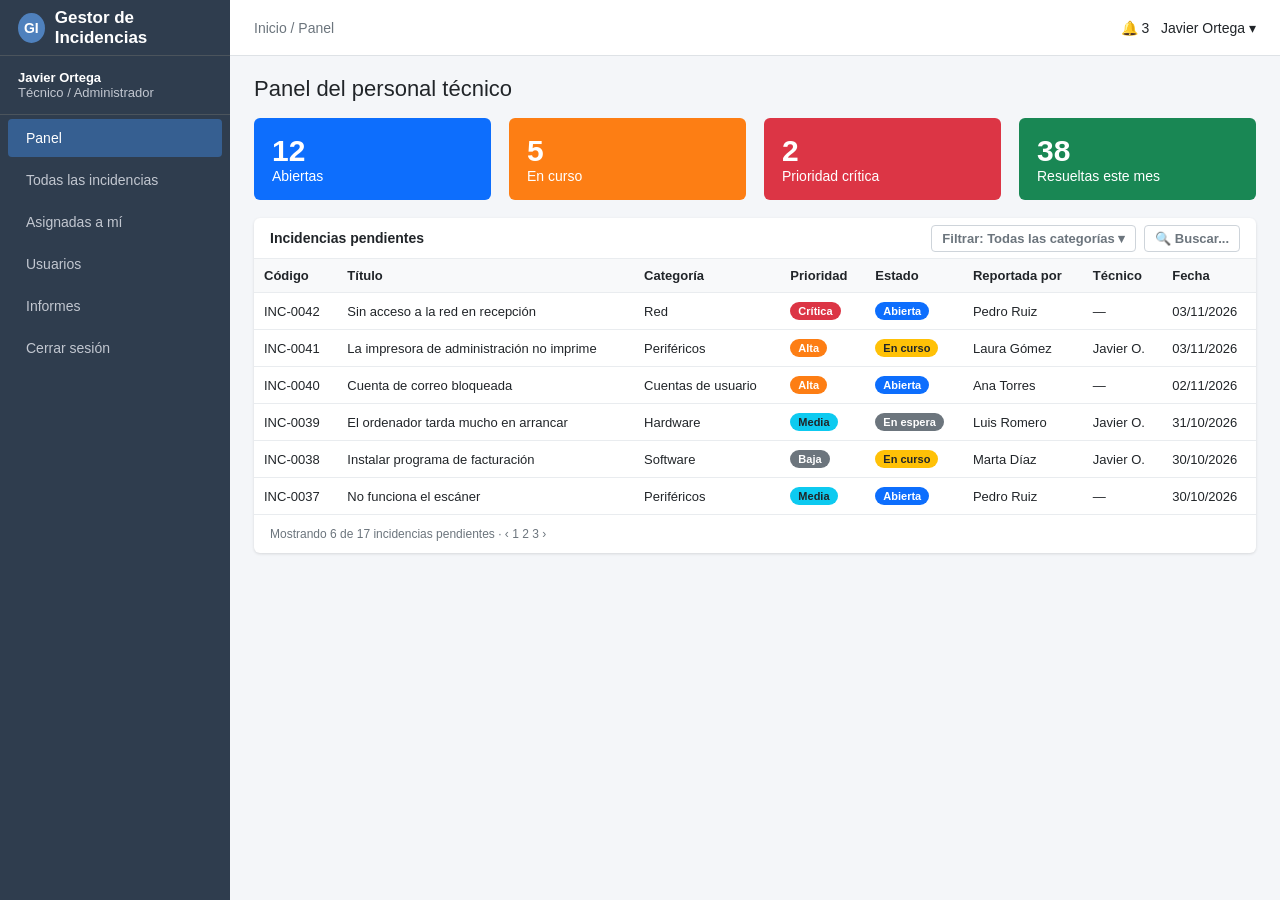
<file: docs/diseno/prototipos/fuentes/05-tecnico-panel.html>
<html><head><link rel="stylesheet" href="base.css"><style>.kpi{flex:1;border-radius:6px;color:#fff;padding:16px 18px}.kpi b{font-size:30px;display:block}</style></head><body>
<div class="side"><div class="brand"><div class="logo">GI</div>Gestor de Incidencias</div><div class="user"><b>Javier Ortega</b>Técnico / Administrador</div><div class="nav"><a class="on">Panel</a><a>Todas las incidencias</a><a>Asignadas a mí</a><a>Usuarios</a><a>Informes</a><a>Cerrar sesión</a></div></div>
<div class="top"><span style="color:#6c757d">Inicio / Panel</span><span>🔔 3 &nbsp; Javier Ortega ▾</span></div>
<div class="main"><h1>Panel del personal técnico</h1>
<div class="row" style="margin-bottom:18px">
 <div class="kpi" style="background:#0d6efd"><b>12</b>Abiertas</div><div class="kpi" style="background:#fd7e14"><b>5</b>En curso</div>
 <div class="kpi" style="background:#dc3545"><b>2</b>Prioridad crítica</div><div class="kpi" style="background:#198754"><b>38</b>Resueltas este mes</div></div>
<div class="card"><div class="card-h">Incidencias pendientes <span><span class="in" style="margin:0;padding:5px 10px">Filtrar: Todas las categorías ▾</span> &nbsp;<span class="in" style="margin:0;padding:5px 10px">🔍 Buscar...</span></span></div>
<table><tr><th>Código</th><th>Título</th><th>Categoría</th><th>Prioridad</th><th>Estado</th><th>Reportada por</th><th>Técnico</th><th>Fecha</th></tr>
<tr><td>INC-0042</td><td>Sin acceso a la red en recepción</td><td>Red</td><td><span class="badge b-red">Crítica</span></td><td><span class="badge b-bl">Abierta</span></td><td>Pedro Ruiz</td><td>—</td><td>03/11/2026</td></tr>
<tr><td>INC-0041</td><td>La impresora de administración no imprime</td><td>Periféricos</td><td><span class="badge b-or">Alta</span></td><td><span class="badge b-yel">En curso</span></td><td>Laura Gómez</td><td>Javier O.</td><td>03/11/2026</td></tr>
<tr><td>INC-0040</td><td>Cuenta de correo bloqueada</td><td>Cuentas de usuario</td><td><span class="badge b-or">Alta</span></td><td><span class="badge b-bl">Abierta</span></td><td>Ana Torres</td><td>—</td><td>02/11/2026</td></tr>
<tr><td>INC-0039</td><td>El ordenador tarda mucho en arrancar</td><td>Hardware</td><td><span class="badge b-cy">Media</span></td><td><span class="badge b-gy">En espera</span></td><td>Luis Romero</td><td>Javier O.</td><td>31/10/2026</td></tr>
<tr><td>INC-0038</td><td>Instalar programa de facturación</td><td>Software</td><td><span class="badge b-gy">Baja</span></td><td><span class="badge b-yel">En curso</span></td><td>Marta Díaz</td><td>Javier O.</td><td>30/10/2026</td></tr>
<tr><td>INC-0037</td><td>No funciona el escáner</td><td>Periféricos</td><td><span class="badge b-cy">Media</span></td><td><span class="badge b-bl">Abierta</span></td><td>Pedro Ruiz</td><td>—</td><td>30/10/2026</td></tr>
</table><div style="padding:12px 16px;color:#6c757d;font-size:12px">Mostrando 6 de 17 incidencias pendientes · ‹ 1 2 3 ›</div></div></div></body></html>
</file>
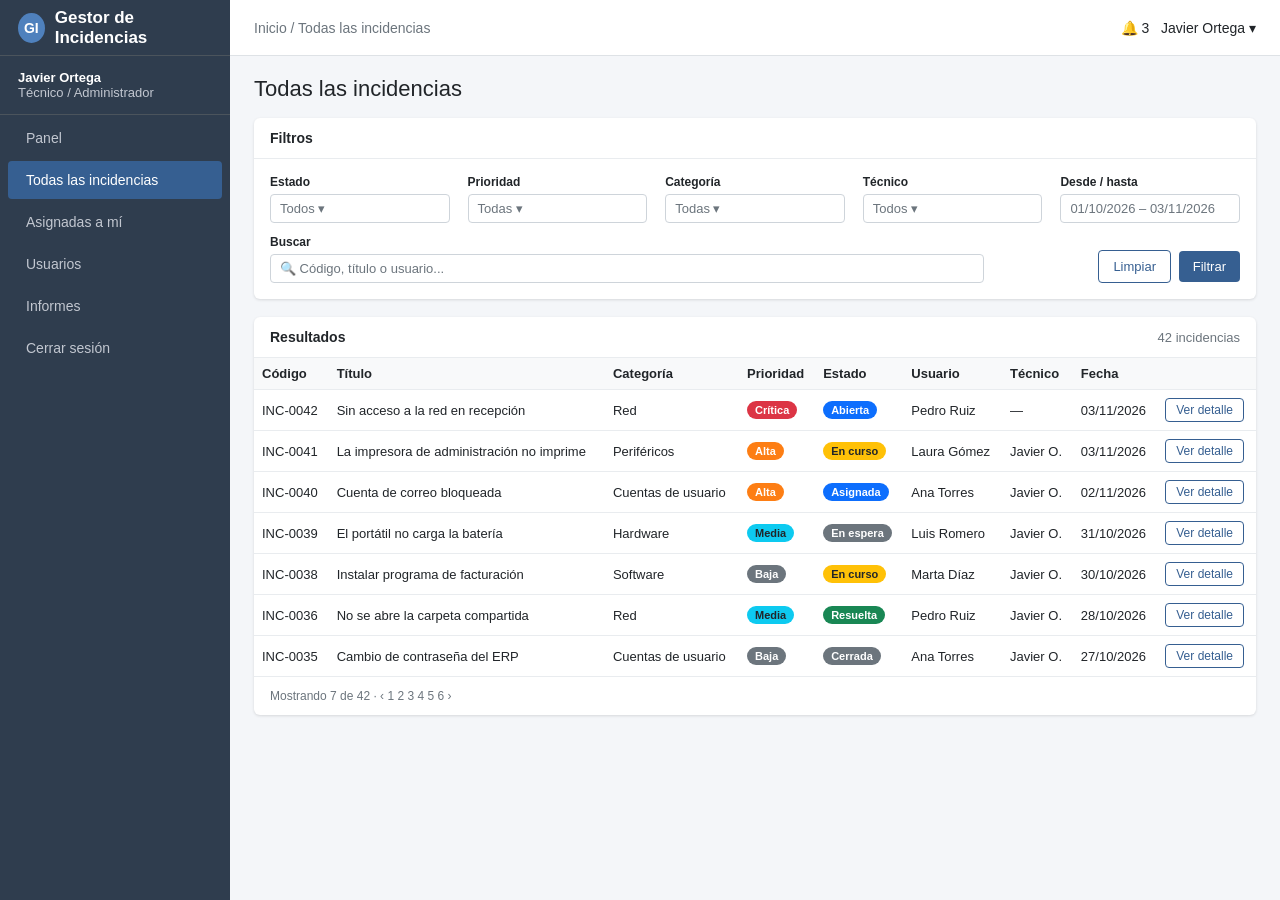
<file: docs/diseno/prototipos/fuentes/06-tecnico-todas-las-incidencias.html>
<html><head><link rel="stylesheet" href="base.css"><style>body{height:auto;overflow:visible}td,th{white-space:nowrap;padding:8px 8px}td:nth-child(2){white-space:normal}.f label{font-size:12px}.f .in{margin-bottom:0;padding:6px 9px}</style></head><body>
<div class="side"><div class="brand"><div class="logo">GI</div>Gestor de Incidencias</div><div class="user"><b>Javier Ortega</b>Técnico / Administrador</div><div class="nav"><a>Panel</a><a class="on">Todas las incidencias</a><a>Asignadas a mí</a><a>Usuarios</a><a>Informes</a><a>Cerrar sesión</a></div></div>
<div class="top"><span style="color:#6c757d">Inicio / Todas las incidencias</span><span>🔔 3 &nbsp; Javier Ortega ▾</span></div>
<div class="main"><h1>Todas las incidencias</h1>
<div class="card"><div class="card-h">Filtros</div><div class="card-b f"><div class="row">
<div class="col"><label>Estado</label><div class="in">Todos ▾</div></div>
<div class="col"><label>Prioridad</label><div class="in">Todas ▾</div></div>
<div class="col"><label>Categoría</label><div class="in">Todas ▾</div></div>
<div class="col"><label>Técnico</label><div class="in">Todos ▾</div></div>
<div class="col"><label>Desde / hasta</label><div class="in">01/10/2026 – 03/11/2026</div></div></div>
<div class="row" style="margin-top:12px;align-items:flex-end"><div style="flex:3"><label>Buscar</label><div class="in">🔍 Código, título o usuario...</div></div>
<div style="flex:1;text-align:right"><span class="btn btn-o">Limpiar</span> &nbsp;<span class="btn">Filtrar</span></div></div></div></div>
<div class="card"><div class="card-h">Resultados <span style="font-weight:normal;color:#6c757d;font-size:13px">42 incidencias</span></div>
<table><tr><th>Código</th><th>Título</th><th>Categoría</th><th>Prioridad</th><th>Estado</th><th>Usuario</th><th>Técnico</th><th>Fecha</th><th></th></tr><tr><td>INC-0042</td><td>Sin acceso a la red en recepción</td><td>Red</td><td><span class="badge b-red">Crítica</span></td><td><span class="badge b-bl">Abierta</span></td><td>Pedro Ruiz</td><td>—</td><td>03/11/2026</td><td><span class="btn btn-o" style="padding:4px 10px;font-size:12px">Ver detalle</span></td></tr><tr><td>INC-0041</td><td>La impresora de administración no imprime</td><td>Periféricos</td><td><span class="badge b-or">Alta</span></td><td><span class="badge b-yel">En curso</span></td><td>Laura Gómez</td><td>Javier O.</td><td>03/11/2026</td><td><span class="btn btn-o" style="padding:4px 10px;font-size:12px">Ver detalle</span></td></tr><tr><td>INC-0040</td><td>Cuenta de correo bloqueada</td><td>Cuentas de usuario</td><td><span class="badge b-or">Alta</span></td><td><span class="badge b-bl">Asignada</span></td><td>Ana Torres</td><td>Javier O.</td><td>02/11/2026</td><td><span class="btn btn-o" style="padding:4px 10px;font-size:12px">Ver detalle</span></td></tr><tr><td>INC-0039</td><td>El portátil no carga la batería</td><td>Hardware</td><td><span class="badge b-cy">Media</span></td><td><span class="badge b-gy">En espera</span></td><td>Luis Romero</td><td>Javier O.</td><td>31/10/2026</td><td><span class="btn btn-o" style="padding:4px 10px;font-size:12px">Ver detalle</span></td></tr><tr><td>INC-0038</td><td>Instalar programa de facturación</td><td>Software</td><td><span class="badge b-gy">Baja</span></td><td><span class="badge b-yel">En curso</span></td><td>Marta Díaz</td><td>Javier O.</td><td>30/10/2026</td><td><span class="btn btn-o" style="padding:4px 10px;font-size:12px">Ver detalle</span></td></tr><tr><td>INC-0036</td><td>No se abre la carpeta compartida</td><td>Red</td><td><span class="badge b-cy">Media</span></td><td><span class="badge b-gr">Resuelta</span></td><td>Pedro Ruiz</td><td>Javier O.</td><td>28/10/2026</td><td><span class="btn btn-o" style="padding:4px 10px;font-size:12px">Ver detalle</span></td></tr><tr><td>INC-0035</td><td>Cambio de contraseña del ERP</td><td>Cuentas de usuario</td><td><span class="badge b-gy">Baja</span></td><td><span class="badge b-gy">Cerrada</span></td><td>Ana Torres</td><td>Javier O.</td><td>27/10/2026</td><td><span class="btn btn-o" style="padding:4px 10px;font-size:12px">Ver detalle</span></td></tr></table>
<div style="padding:12px 16px;color:#6c757d;font-size:12px">Mostrando 7 de 42 · ‹ 1 2 3 4 5 6 ›</div></div></div></body></html>
</file>
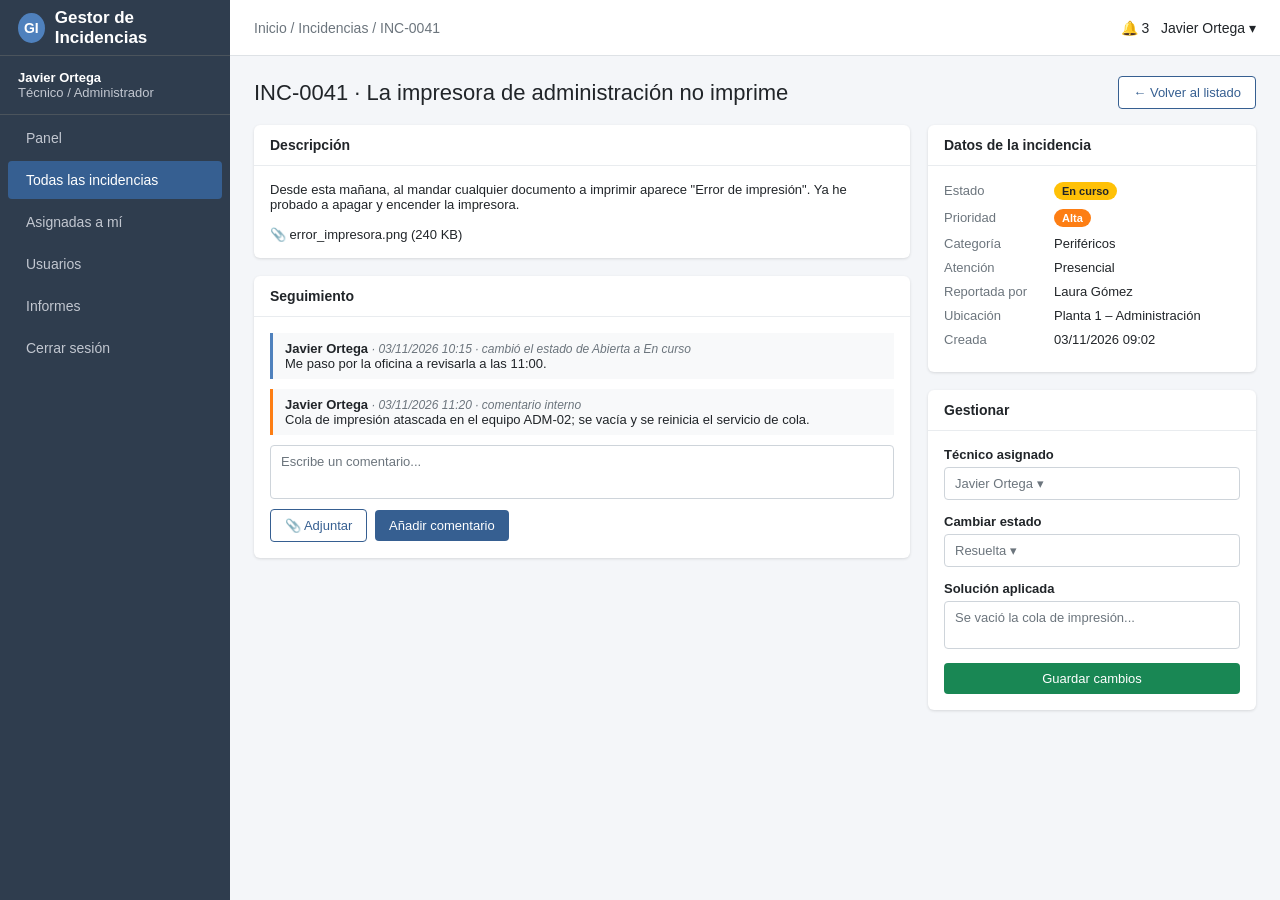
<file: docs/diseno/prototipos/fuentes/07-tecnico-detalle-incidencia.html>
<html><head><link rel="stylesheet" href="base.css"><style>.c{border-left:3px solid #4f81bd;padding:8px 12px;margin-bottom:10px;background:#f8f9fa;font-size:13px}.c i{color:#6c757d;font-size:12px}.kv{font-size:13px;margin-bottom:9px}.kv span{color:#6c757d;display:inline-block;width:110px}</style></head><body>
<div class="side"><div class="brand"><div class="logo">GI</div>Gestor de Incidencias</div><div class="user"><b>Javier Ortega</b>Técnico / Administrador</div><div class="nav"><a>Panel</a><a class="on">Todas las incidencias</a><a>Asignadas a mí</a><a>Usuarios</a><a>Informes</a><a>Cerrar sesión</a></div></div>
<div class="top"><span style="color:#6c757d">Inicio / Incidencias / INC-0041</span><span>🔔 3 &nbsp; Javier Ortega ▾</span></div>
<div class="main"><div style="display:flex;justify-content:space-between;align-items:center;margin-bottom:16px"><h1 style="margin:0">INC-0041 · La impresora de administración no imprime</h1><span class="btn btn-o">← Volver al listado</span></div>
<div class="row"><div style="flex:2">
 <div class="card"><div class="card-h">Descripción</div><div class="card-b" style="font-size:13px">Desde esta mañana, al mandar cualquier documento a imprimir aparece "Error de impresión". Ya he probado a apagar y encender la impresora.<br><br>📎 error_impresora.png (240 KB)</div></div>
 <div class="card"><div class="card-h">Seguimiento</div><div class="card-b">
  <div class="c"><b>Javier Ortega</b> <i>· 03/11/2026 10:15 · cambió el estado de Abierta a En curso</i><br>Me paso por la oficina a revisarla a las 11:00.</div>
  <div class="c" style="border-color:#fd7e14"><b>Javier Ortega</b> <i>· 03/11/2026 11:20 · comentario interno</i><br>Cola de impresión atascada en el equipo ADM-02; se vacía y se reinicia el servicio de cola.</div>
  <div class="in" style="height:54px;margin-bottom:10px">Escribe un comentario...</div>
  <span class="btn btn-o">📎 Adjuntar</span> &nbsp;<span class="btn">Añadir comentario</span></div></div>
</div><div style="flex:1">
 <div class="card"><div class="card-h">Datos de la incidencia</div><div class="card-b">
  <div class="kv"><span>Estado</span><b class="badge b-yel">En curso</b></div>
  <div class="kv"><span>Prioridad</span><b class="badge b-or">Alta</b></div>
  <div class="kv"><span>Categoría</span>Periféricos</div><div class="kv"><span>Atención</span>Presencial</div>
  <div class="kv"><span>Reportada por</span>Laura Gómez</div><div class="kv"><span>Ubicación</span>Planta 1 – Administración</div>
  <div class="kv"><span>Creada</span>03/11/2026 09:02</div></div></div>
 <div class="card"><div class="card-h">Gestionar</div><div class="card-b">
  <label>Técnico asignado</label><div class="in">Javier Ortega ▾</div>
  <label>Cambiar estado</label><div class="in">Resuelta ▾</div>
  <label>Solución aplicada</label><div class="in" style="height:48px">Se vació la cola de impresión...</div>
  <span class="btn btn-s" style="display:block;text-align:center">Guardar cambios</span></div></div>
</div></div></div></body></html>
</file>
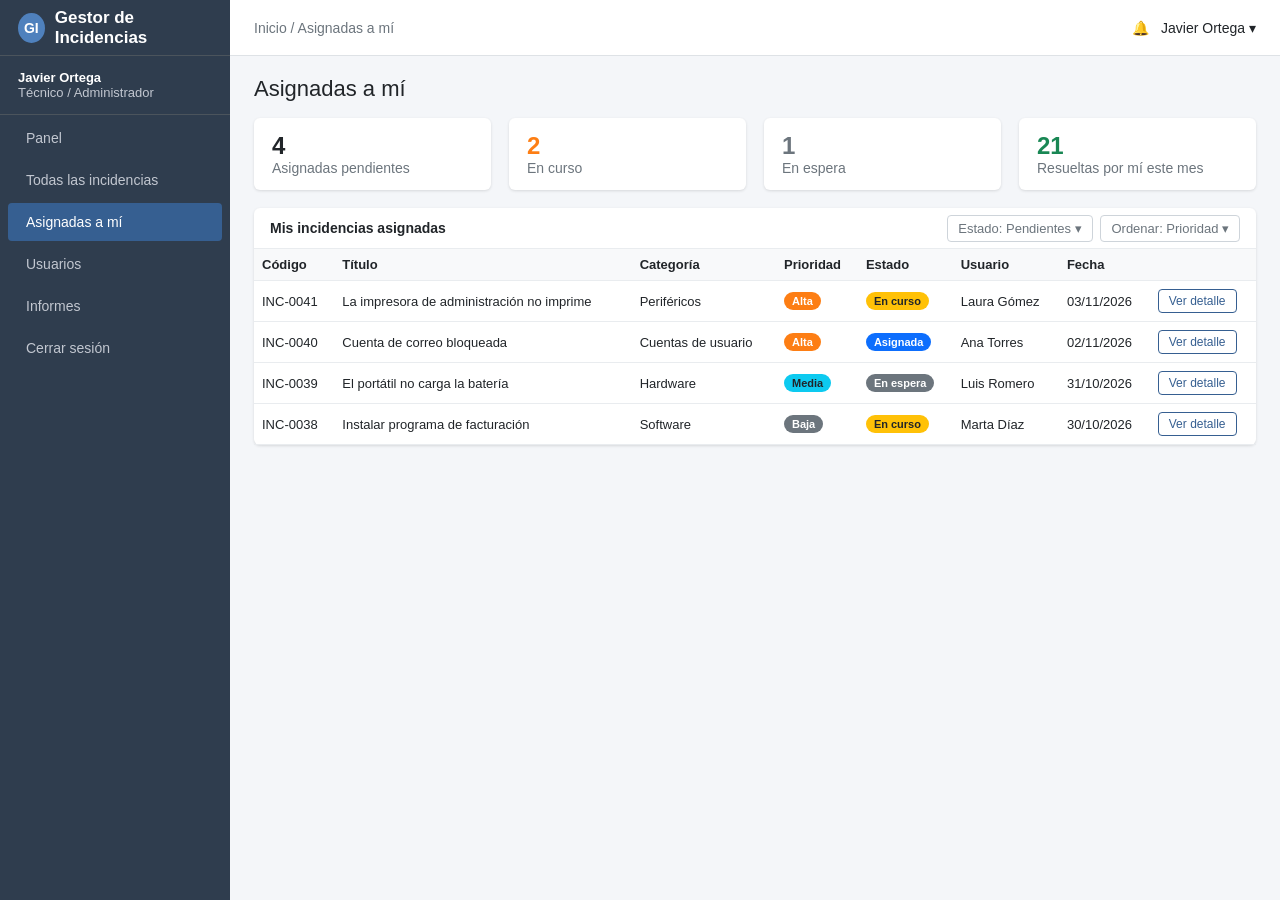
<file: docs/diseno/prototipos/fuentes/08-tecnico-asignadas-a-mi.html>
<html><head><link rel="stylesheet" href="base.css"><style>body{height:auto;overflow:visible;min-height:800px}td,th{white-space:nowrap;padding:8px 8px}td.w{white-space:normal}.f label{font-size:12px}.f .in{margin-bottom:0;padding:6px 9px}</style></head><body>
<div class="side"><div class="brand"><div class="logo">GI</div>Gestor de Incidencias</div><div class="user"><b>Javier Ortega</b>Técnico / Administrador</div><div class="nav"><a>Panel</a><a>Todas las incidencias</a><a class="on">Asignadas a mí</a><a>Usuarios</a><a>Informes</a><a>Cerrar sesión</a></div></div><div class="top"><span style="color:#6c757d">Inicio / Asignadas a mí</span><span>🔔 &nbsp; Javier Ortega ▾</span></div>
<div class="main"><h1>Asignadas a mí</h1><div class="row" style="margin-bottom:18px">
<div class="card" style="flex:1;margin:0;padding:14px 18px"><b style="font-size:24px">4</b><br><span style="color:#6c757d">Asignadas pendientes</span></div>
<div class="card" style="flex:1;margin:0;padding:14px 18px"><b style="font-size:24px;color:#fd7e14">2</b><br><span style="color:#6c757d">En curso</span></div>
<div class="card" style="flex:1;margin:0;padding:14px 18px"><b style="font-size:24px;color:#6c757d">1</b><br><span style="color:#6c757d">En espera</span></div>
<div class="card" style="flex:1;margin:0;padding:14px 18px"><b style="font-size:24px;color:#198754">21</b><br><span style="color:#6c757d">Resueltas por mí este mes</span></div></div>
<div class="card"><div class="card-h">Mis incidencias asignadas <span><span class="in" style="margin:0;padding:5px 10px;font-weight:normal">Estado: Pendientes ▾</span> &nbsp;<span class="in" style="margin:0;padding:5px 10px;font-weight:normal">Ordenar: Prioridad ▾</span></span></div>
<table><tr><th>Código</th><th>Título</th><th>Categoría</th><th>Prioridad</th><th>Estado</th><th>Usuario</th><th>Fecha</th><th></th></tr><tr><td>INC-0041</td><td class="w">La impresora de administración no imprime</td><td>Periféricos</td><td><span class="badge b-or">Alta</span></td><td><span class="badge b-yel">En curso</span></td><td>Laura Gómez</td><td>03/11/2026</td><td><span class="btn btn-o" style="padding:4px 10px;font-size:12px">Ver detalle</span></td></tr><tr><td>INC-0040</td><td class="w">Cuenta de correo bloqueada</td><td>Cuentas de usuario</td><td><span class="badge b-or">Alta</span></td><td><span class="badge b-bl">Asignada</span></td><td>Ana Torres</td><td>02/11/2026</td><td><span class="btn btn-o" style="padding:4px 10px;font-size:12px">Ver detalle</span></td></tr><tr><td>INC-0039</td><td class="w">El portátil no carga la batería</td><td>Hardware</td><td><span class="badge b-cy">Media</span></td><td><span class="badge b-gy">En espera</span></td><td>Luis Romero</td><td>31/10/2026</td><td><span class="btn btn-o" style="padding:4px 10px;font-size:12px">Ver detalle</span></td></tr><tr><td>INC-0038</td><td class="w">Instalar programa de facturación</td><td>Software</td><td><span class="badge b-gy">Baja</span></td><td><span class="badge b-yel">En curso</span></td><td>Marta Díaz</td><td>30/10/2026</td><td><span class="btn btn-o" style="padding:4px 10px;font-size:12px">Ver detalle</span></td></tr></table></div></div></body></html>
</file>
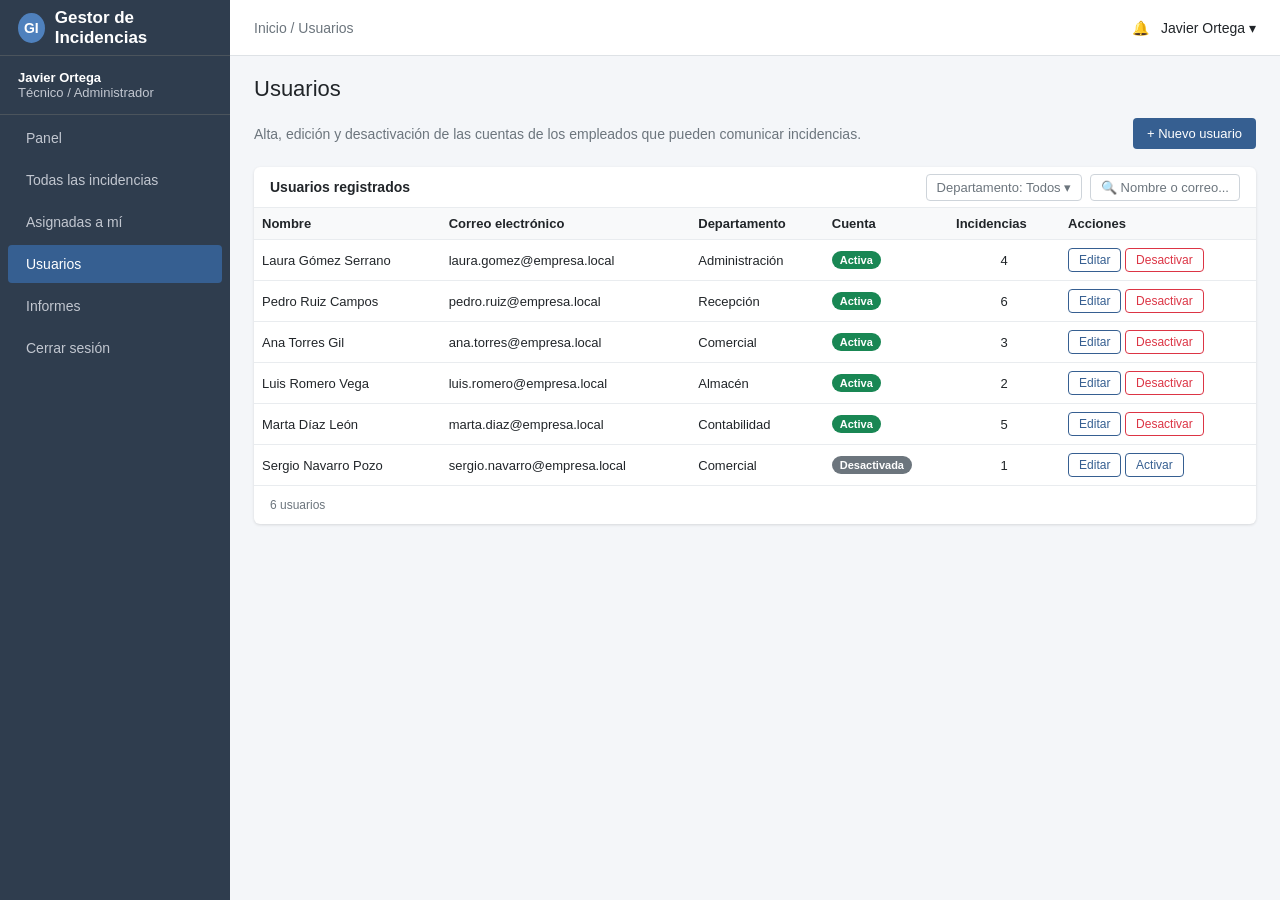
<file: docs/diseno/prototipos/fuentes/09-tecnico-usuarios.html>
<html><head><link rel="stylesheet" href="base.css"><style>body{height:auto;overflow:visible;min-height:800px}td,th{white-space:nowrap;padding:8px 8px}td.w{white-space:normal}.f label{font-size:12px}.f .in{margin-bottom:0;padding:6px 9px}</style></head><body>
<div class="side"><div class="brand"><div class="logo">GI</div>Gestor de Incidencias</div><div class="user"><b>Javier Ortega</b>Técnico / Administrador</div><div class="nav"><a>Panel</a><a>Todas las incidencias</a><a>Asignadas a mí</a><a class="on">Usuarios</a><a>Informes</a><a>Cerrar sesión</a></div></div><div class="top"><span style="color:#6c757d">Inicio / Usuarios</span><span>🔔 &nbsp; Javier Ortega ▾</span></div>
<div class="main"><h1>Usuarios</h1><div class="row" style="margin-bottom:18px;align-items:center"><div style="flex:1;color:#6c757d">Alta, edición y desactivación de las cuentas de los empleados que pueden comunicar incidencias.</div><span class="btn">+ Nuevo usuario</span></div>
<div class="card"><div class="card-h">Usuarios registrados <span><span class="in" style="margin:0;padding:5px 10px;font-weight:normal">Departamento: Todos ▾</span> &nbsp;<span class="in" style="margin:0;padding:5px 10px;font-weight:normal">🔍 Nombre o correo...</span></span></div>
<table><tr><th>Nombre</th><th>Correo electrónico</th><th>Departamento</th><th>Cuenta</th><th>Incidencias</th><th>Acciones</th></tr><tr><td>Laura Gómez Serrano</td><td>laura.gomez@empresa.local</td><td>Administración</td><td><span class="badge b-gr">Activa</span></td><td style="text-align:center">4</td><td><span class="btn btn-o" style="padding:4px 10px;font-size:12px">Editar</span> <span class="btn btn-o" style="padding:4px 10px;font-size:12px;color:#dc3545;border-color:#dc3545">Desactivar</span></td></tr><tr><td>Pedro Ruiz Campos</td><td>pedro.ruiz@empresa.local</td><td>Recepción</td><td><span class="badge b-gr">Activa</span></td><td style="text-align:center">6</td><td><span class="btn btn-o" style="padding:4px 10px;font-size:12px">Editar</span> <span class="btn btn-o" style="padding:4px 10px;font-size:12px;color:#dc3545;border-color:#dc3545">Desactivar</span></td></tr><tr><td>Ana Torres Gil</td><td>ana.torres@empresa.local</td><td>Comercial</td><td><span class="badge b-gr">Activa</span></td><td style="text-align:center">3</td><td><span class="btn btn-o" style="padding:4px 10px;font-size:12px">Editar</span> <span class="btn btn-o" style="padding:4px 10px;font-size:12px;color:#dc3545;border-color:#dc3545">Desactivar</span></td></tr><tr><td>Luis Romero Vega</td><td>luis.romero@empresa.local</td><td>Almacén</td><td><span class="badge b-gr">Activa</span></td><td style="text-align:center">2</td><td><span class="btn btn-o" style="padding:4px 10px;font-size:12px">Editar</span> <span class="btn btn-o" style="padding:4px 10px;font-size:12px;color:#dc3545;border-color:#dc3545">Desactivar</span></td></tr><tr><td>Marta Díaz León</td><td>marta.diaz@empresa.local</td><td>Contabilidad</td><td><span class="badge b-gr">Activa</span></td><td style="text-align:center">5</td><td><span class="btn btn-o" style="padding:4px 10px;font-size:12px">Editar</span> <span class="btn btn-o" style="padding:4px 10px;font-size:12px;color:#dc3545;border-color:#dc3545">Desactivar</span></td></tr><tr><td>Sergio Navarro Pozo</td><td>sergio.navarro@empresa.local</td><td>Comercial</td><td><span class="badge b-gy">Desactivada</span></td><td style="text-align:center">1</td><td><span class="btn btn-o" style="padding:4px 10px;font-size:12px">Editar</span> <span class="btn btn-o" style="padding:4px 10px;font-size:12px;">Activar</span></td></tr></table>
<div style="padding:12px 16px;color:#6c757d;font-size:12px">6 usuarios</div></div></div></body></html>
</file>
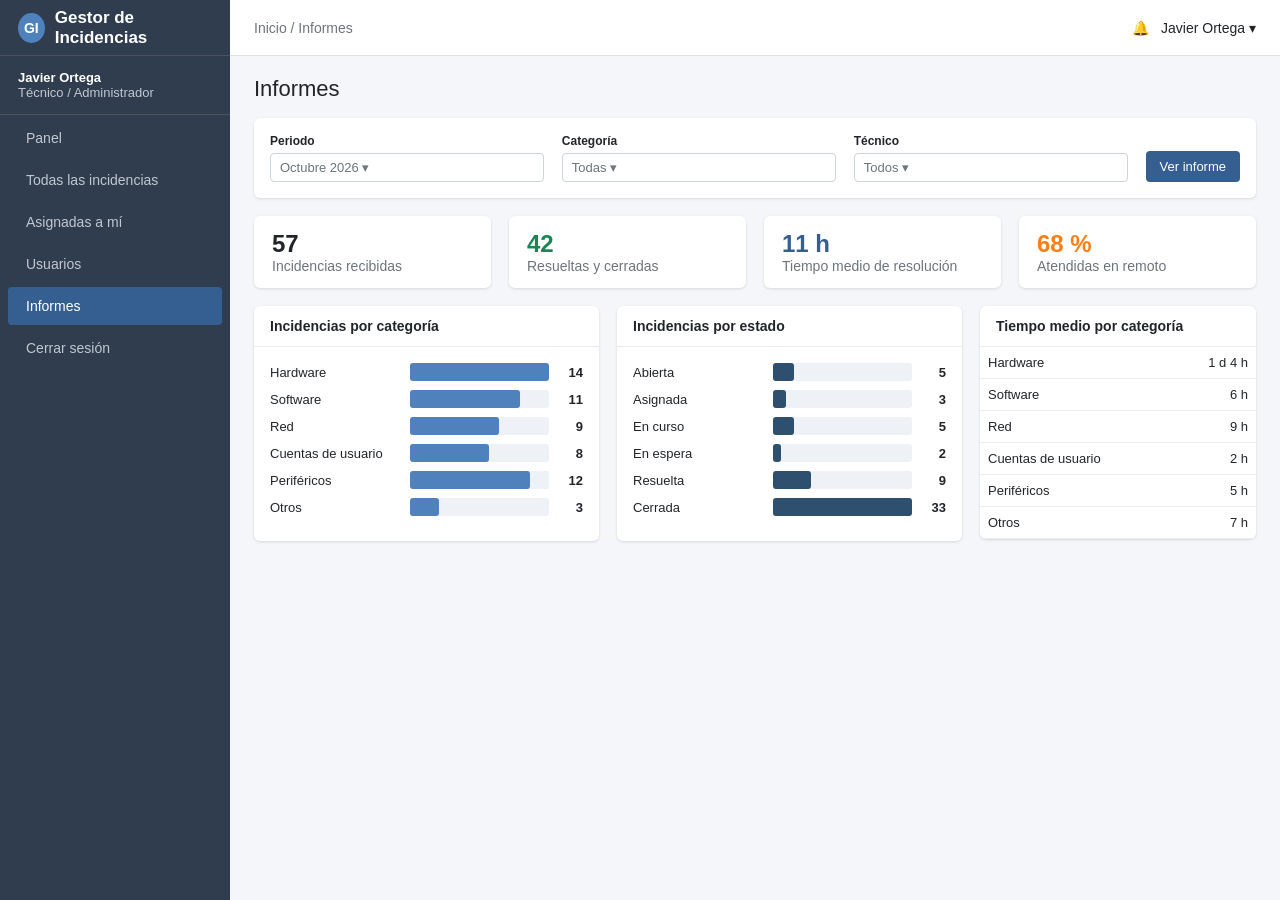
<file: docs/diseno/prototipos/fuentes/10-tecnico-informes.html>
<html><head><link rel="stylesheet" href="base.css"><style>body{height:auto;overflow:visible;min-height:800px}td,th{white-space:nowrap;padding:8px 8px}td.w{white-space:normal}.f label{font-size:12px}.f .in{margin-bottom:0;padding:6px 9px}</style></head><body>
<div class="side"><div class="brand"><div class="logo">GI</div>Gestor de Incidencias</div><div class="user"><b>Javier Ortega</b>Técnico / Administrador</div><div class="nav"><a>Panel</a><a>Todas las incidencias</a><a>Asignadas a mí</a><a>Usuarios</a><a class="on">Informes</a><a>Cerrar sesión</a></div></div><div class="top"><span style="color:#6c757d">Inicio / Informes</span><span>🔔 &nbsp; Javier Ortega ▾</span></div>
<div class="main"><h1>Informes</h1><div class="card"><div class="card-b f"><div class="row" style="align-items:flex-end">
<div class="col"><label>Periodo</label><div class="in">Octubre 2026 ▾</div></div>
<div class="col"><label>Categoría</label><div class="in">Todas ▾</div></div>
<div class="col"><label>Técnico</label><div class="in">Todos ▾</div></div>
<div style="flex:0 0 auto"><span class="btn">Ver informe</span></div></div></div></div>
<div class="row" style="margin-bottom:18px">
<div class="card" style="flex:1;margin:0;padding:14px 18px"><b style="font-size:24px">57</b><br><span style="color:#6c757d">Incidencias recibidas</span></div>
<div class="card" style="flex:1;margin:0;padding:14px 18px"><b style="font-size:24px;color:#198754">42</b><br><span style="color:#6c757d">Resueltas y cerradas</span></div>
<div class="card" style="flex:1;margin:0;padding:14px 18px"><b style="font-size:24px;color:#365f91">11 h</b><br><span style="color:#6c757d">Tiempo medio de resolución</span></div>
<div class="card" style="flex:1;margin:0;padding:14px 18px"><b style="font-size:24px;color:#fd7e14">68 %</b><br><span style="color:#6c757d">Atendidas en remoto</span></div></div>
<div class="row"><div class="col"><div class="card"><div class="card-h">Incidencias por categoría</div><div class="card-b"><div style="display:flex;align-items:center;margin-bottom:9px;font-size:13px"><span style="width:140px">Hardware</span><div style="flex:1;background:#eef1f5;border-radius:3px;height:18px"><div style="width:100%;background:#4f81bd;height:18px;border-radius:3px"></div></div><b style="width:34px;text-align:right">14</b></div><div style="display:flex;align-items:center;margin-bottom:9px;font-size:13px"><span style="width:140px">Software</span><div style="flex:1;background:#eef1f5;border-radius:3px;height:18px"><div style="width:79%;background:#4f81bd;height:18px;border-radius:3px"></div></div><b style="width:34px;text-align:right">11</b></div><div style="display:flex;align-items:center;margin-bottom:9px;font-size:13px"><span style="width:140px">Red</span><div style="flex:1;background:#eef1f5;border-radius:3px;height:18px"><div style="width:64%;background:#4f81bd;height:18px;border-radius:3px"></div></div><b style="width:34px;text-align:right">9</b></div><div style="display:flex;align-items:center;margin-bottom:9px;font-size:13px"><span style="width:140px">Cuentas de usuario</span><div style="flex:1;background:#eef1f5;border-radius:3px;height:18px"><div style="width:57%;background:#4f81bd;height:18px;border-radius:3px"></div></div><b style="width:34px;text-align:right">8</b></div><div style="display:flex;align-items:center;margin-bottom:9px;font-size:13px"><span style="width:140px">Periféricos</span><div style="flex:1;background:#eef1f5;border-radius:3px;height:18px"><div style="width:86%;background:#4f81bd;height:18px;border-radius:3px"></div></div><b style="width:34px;text-align:right">12</b></div><div style="display:flex;align-items:center;margin-bottom:9px;font-size:13px"><span style="width:140px">Otros</span><div style="flex:1;background:#eef1f5;border-radius:3px;height:18px"><div style="width:21%;background:#4f81bd;height:18px;border-radius:3px"></div></div><b style="width:34px;text-align:right">3</b></div></div></div></div>
<div class="col"><div class="card"><div class="card-h">Incidencias por estado</div><div class="card-b"><div style="display:flex;align-items:center;margin-bottom:9px;font-size:13px"><span style="width:140px">Abierta</span><div style="flex:1;background:#eef1f5;border-radius:3px;height:18px"><div style="width:15%;background:#2f4f6f;height:18px;border-radius:3px"></div></div><b style="width:34px;text-align:right">5</b></div><div style="display:flex;align-items:center;margin-bottom:9px;font-size:13px"><span style="width:140px">Asignada</span><div style="flex:1;background:#eef1f5;border-radius:3px;height:18px"><div style="width:9%;background:#2f4f6f;height:18px;border-radius:3px"></div></div><b style="width:34px;text-align:right">3</b></div><div style="display:flex;align-items:center;margin-bottom:9px;font-size:13px"><span style="width:140px">En curso</span><div style="flex:1;background:#eef1f5;border-radius:3px;height:18px"><div style="width:15%;background:#2f4f6f;height:18px;border-radius:3px"></div></div><b style="width:34px;text-align:right">5</b></div><div style="display:flex;align-items:center;margin-bottom:9px;font-size:13px"><span style="width:140px">En espera</span><div style="flex:1;background:#eef1f5;border-radius:3px;height:18px"><div style="width:6%;background:#2f4f6f;height:18px;border-radius:3px"></div></div><b style="width:34px;text-align:right">2</b></div><div style="display:flex;align-items:center;margin-bottom:9px;font-size:13px"><span style="width:140px">Resuelta</span><div style="flex:1;background:#eef1f5;border-radius:3px;height:18px"><div style="width:27%;background:#2f4f6f;height:18px;border-radius:3px"></div></div><b style="width:34px;text-align:right">9</b></div><div style="display:flex;align-items:center;margin-bottom:9px;font-size:13px"><span style="width:140px">Cerrada</span><div style="flex:1;background:#eef1f5;border-radius:3px;height:18px"><div style="width:100%;background:#2f4f6f;height:18px;border-radius:3px"></div></div><b style="width:34px;text-align:right">33</b></div></div></div></div>
<div class="col" style="flex:0.8"><div class="card"><div class="card-h">Tiempo medio por categoría</div><table><tr><td>Hardware</td><td style="text-align:right">1 d 4 h</td></tr><tr><td>Software</td><td style="text-align:right">6 h</td></tr><tr><td>Red</td><td style="text-align:right">9 h</td></tr><tr><td>Cuentas de usuario</td><td style="text-align:right">2 h</td></tr><tr><td>Periféricos</td><td style="text-align:right">5 h</td></tr><tr><td>Otros</td><td style="text-align:right">7 h</td></tr></table></div></div></div></div></body></html>
</file>
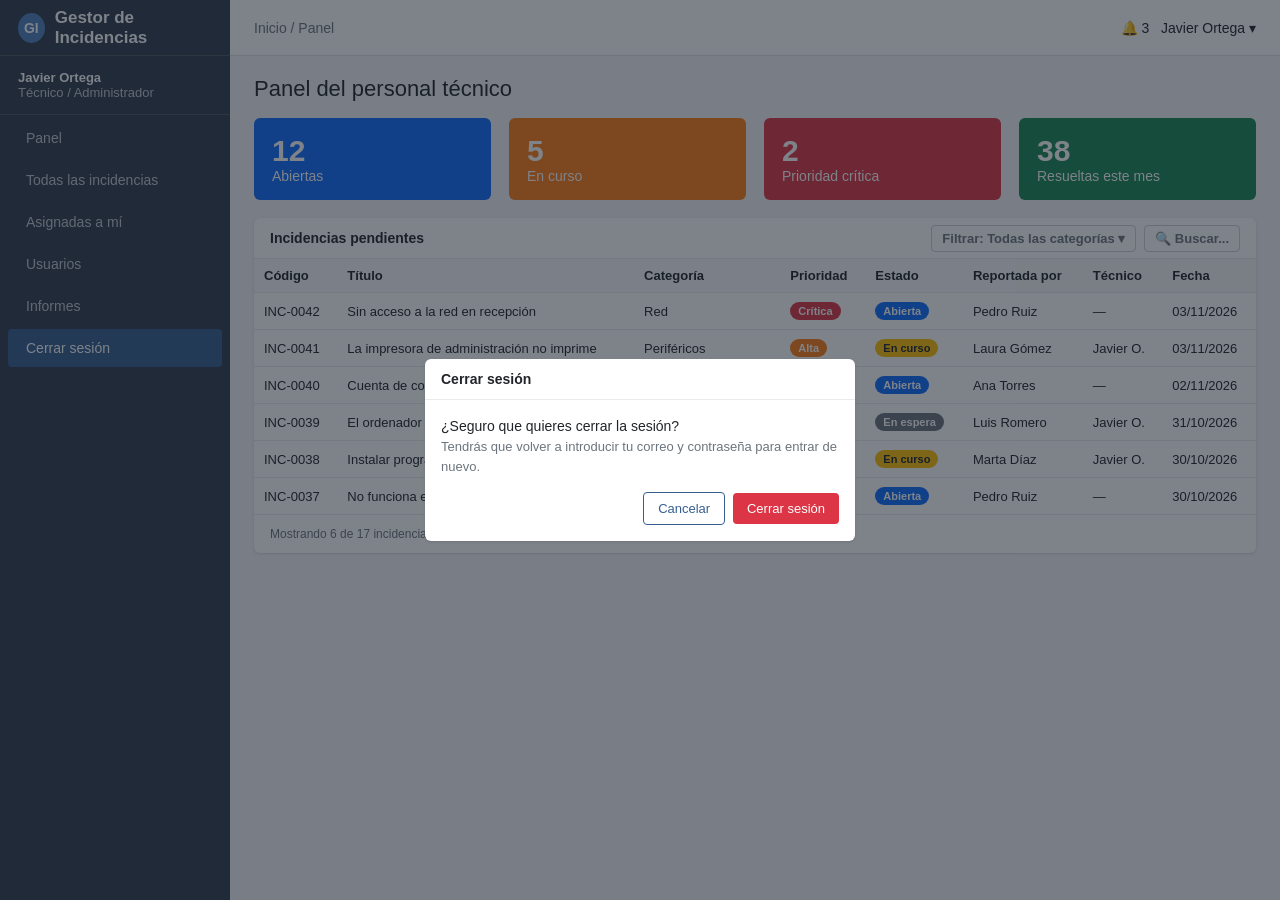
<file: docs/diseno/prototipos/fuentes/11-cerrar-sesion.html>
<html><head><link rel="stylesheet" href="base.css"><style>.kpi{flex:1;border-radius:6px;color:#fff;padding:16px 18px}.kpi b{font-size:30px;display:block}</style></head><body>
<div class="side"><div class="brand"><div class="logo">GI</div>Gestor de Incidencias</div><div class="user"><b>Javier Ortega</b>Técnico / Administrador</div><div class="nav"><a>Panel</a><a>Todas las incidencias</a><a>Asignadas a mí</a><a>Usuarios</a><a>Informes</a><a class="on">Cerrar sesión</a></div></div>
<div class="top"><span style="color:#6c757d">Inicio / Panel</span><span>🔔 3 &nbsp; Javier Ortega ▾</span></div>
<div class="main"><h1>Panel del personal técnico</h1>
<div class="row" style="margin-bottom:18px">
 <div class="kpi" style="background:#0d6efd"><b>12</b>Abiertas</div><div class="kpi" style="background:#fd7e14"><b>5</b>En curso</div>
 <div class="kpi" style="background:#dc3545"><b>2</b>Prioridad crítica</div><div class="kpi" style="background:#198754"><b>38</b>Resueltas este mes</div></div>
<div class="card"><div class="card-h">Incidencias pendientes <span><span class="in" style="margin:0;padding:5px 10px">Filtrar: Todas las categorías ▾</span> &nbsp;<span class="in" style="margin:0;padding:5px 10px">🔍 Buscar...</span></span></div>
<table><tr><th>Código</th><th>Título</th><th>Categoría</th><th>Prioridad</th><th>Estado</th><th>Reportada por</th><th>Técnico</th><th>Fecha</th></tr>
<tr><td>INC-0042</td><td>Sin acceso a la red en recepción</td><td>Red</td><td><span class="badge b-red">Crítica</span></td><td><span class="badge b-bl">Abierta</span></td><td>Pedro Ruiz</td><td>—</td><td>03/11/2026</td></tr>
<tr><td>INC-0041</td><td>La impresora de administración no imprime</td><td>Periféricos</td><td><span class="badge b-or">Alta</span></td><td><span class="badge b-yel">En curso</span></td><td>Laura Gómez</td><td>Javier O.</td><td>03/11/2026</td></tr>
<tr><td>INC-0040</td><td>Cuenta de correo bloqueada</td><td>Cuentas de usuario</td><td><span class="badge b-or">Alta</span></td><td><span class="badge b-bl">Abierta</span></td><td>Ana Torres</td><td>—</td><td>02/11/2026</td></tr>
<tr><td>INC-0039</td><td>El ordenador tarda mucho en arrancar</td><td>Hardware</td><td><span class="badge b-cy">Media</span></td><td><span class="badge b-gy">En espera</span></td><td>Luis Romero</td><td>Javier O.</td><td>31/10/2026</td></tr>
<tr><td>INC-0038</td><td>Instalar programa de facturación</td><td>Software</td><td><span class="badge b-gy">Baja</span></td><td><span class="badge b-yel">En curso</span></td><td>Marta Díaz</td><td>Javier O.</td><td>30/10/2026</td></tr>
<tr><td>INC-0037</td><td>No funciona el escáner</td><td>Periféricos</td><td><span class="badge b-cy">Media</span></td><td><span class="badge b-bl">Abierta</span></td><td>Pedro Ruiz</td><td>—</td><td>30/10/2026</td></tr>
</table><div style="padding:12px 16px;color:#6c757d;font-size:12px">Mostrando 6 de 17 incidencias pendientes · ‹ 1 2 3 ›</div></div></div><div style="position:fixed;inset:0;background:rgba(20,28,40,.55);display:flex;align-items:center;justify-content:center">
<div class="card" style="width:430px;margin:0"><div class="card-h">Cerrar sesión</div>
<div class="card-b" style="font-size:14px;line-height:1.5">¿Seguro que quieres cerrar la sesión?<br><span style="color:#6c757d;font-size:13px">Tendrás que volver a introducir tu correo y contraseña para entrar de nuevo.</span></div>
<div style="padding:0 16px 16px;text-align:right"><span class="btn btn-o">Cancelar</span> &nbsp;<span class="btn" style="background:#dc3545">Cerrar sesión</span></div></div></div></body></html>
</file>
<file: style.css>
/* =========================================================
   ESTILOS DE LA WEB DEL PROYECTO
   Elida Martinez López - Proyecto Intermodular ASIR
   ========================================================= */


/* ---------- 1. GENERAL: toda la página ---------- */

/* Quito los márgenes que el navegador pone por defecto */
* {
  margin: 0;
  padding: 0;
  box-sizing: border-box;   /* el borde y el relleno cuentan dentro del ancho */
}

body {
  font-family: Arial, sans-serif;   /* tipo de letra */
  color: #1d2733;                   /* color del texto (gris muy oscuro) */
  background-color: #f5f8fb;        /* color de fondo (gris muy claro) */
  line-height: 1.6;                 /* espacio entre líneas */
}

a {
  color: #365f91;                   /* color de los enlaces (azul) */
}

/* Caja que centra el contenido y no deja que se estire demasiado */
.wrap {
  max-width: 1080px;    /* ancho máximo */
  margin: 0 auto;       /* "auto" a los lados = centrado */
  padding: 0 20px;      /* espacio a izquierda y derecha */
}


/* ---------- 2. BARRA DE ARRIBA (menú) ---------- */

header.top {
  background-color: white;
  border-bottom: 1px solid #dfe6ee;   /* línea fina debajo */
  position: sticky;                   /* se queda fija arriba al bajar */
  top: 0;
}

header.top .wrap {
  display: flex;                      /* pone el logo y el menú en fila */
  justify-content: space-between;     /* logo a la izquierda, menú a la derecha */
  align-items: center;                /* centrados en vertical */
  height: 60px;
}

.logo {
  font-weight: bold;
  color: #2f4f6f;
  text-decoration: none;              /* quita el subrayado del enlace */
}

/* El círculo azul con las letras "GI" */
.logo span {
  display: inline-block;
  width: 32px;
  height: 32px;
  line-height: 32px;                  /* centra las letras en vertical */
  text-align: center;
  border-radius: 50%;                 /* 50% = círculo */
  background-color: #4f81bd;
  color: white;
  font-size: 13px;
  margin-right: 8px;
}

nav a {
  color: #5b6878;
  text-decoration: none;
  font-size: 14px;
  margin-left: 18px;                  /* separación entre las opciones */
}

nav a:hover {                         /* :hover = al pasar el ratón por encima */
  color: #365f91;
}


/* ---------- 3. CABECERA AZUL (título grande) ---------- */

.hero {
  background-color: #2f4f6f;          /* azul oscuro */
  color: white;
  padding: 70px 0;                    /* espacio arriba y abajo */
}

.hero h1 {
  font-size: 40px;
  line-height: 1.2;
}

.hero p {
  font-size: 18px;
  margin-top: 16px;
}

/* La etiqueta pequeña de arriba del título */
.tag {
  display: inline-block;
  border: 1px solid white;
  border-radius: 20px;                /* bordes redondeados */
  padding: 4px 12px;
  font-size: 13px;
  margin-bottom: 18px;
}

.btns {
  margin-top: 28px;
}

/* Los dos botones: GitHub y Jira */
.btn {
  display: inline-block;
  padding: 11px 18px;
  border-radius: 8px;
  font-weight: bold;
  text-decoration: none;
  margin-right: 10px;
  margin-bottom: 10px;
}

.btn.w {                              /* botón blanco */
  background-color: white;
  color: #2f4f6f;
}

.btn.o {                              /* botón con solo el borde */
  border: 2px solid white;
  color: white;
}

.meta {
  margin-top: 26px;
  font-size: 14px;
}


/* ---------- 4. SECCIONES (cada apartado de la web) ---------- */

section {
  padding: 60px 0;                    /* espacio arriba y abajo de cada apartado */
}

section.alt {                         /* secciones con fondo blanco, para alternar */
  background-color: white;
}

h2 {
  font-size: 28px;
  color: #2f4f6f;
  margin-bottom: 8px;
}

.lead {                               /* texto de introducción de cada sección */
  color: #5b6878;
  margin-bottom: 28px;
}


/* ---------- 5. TARJETAS en columnas ---------- */

.grid {
  display: grid;                      /* reparte las tarjetas en columnas */
  gap: 18px;                          /* separación entre tarjetas */
}

.g2 {
  grid-template-columns: 1fr 1fr;     /* 2 columnas iguales */
}

.g3 {
  grid-template-columns: 1fr 1fr 1fr; /* 3 columnas iguales */
}

.card {
  background-color: white;
  border: 1px solid #dfe6ee;
  border-radius: 12px;
  padding: 20px;                      /* espacio interior */
}

.card h3 {
  font-size: 17px;
  margin-bottom: 6px;
}

.card p,
.card li {
  color: #5b6878;
  font-size: 15px;
}

.card ul {
  padding-left: 18px;                 /* sangría de las listas */
}

/* Raya de color a la izquierda: rojo = problema, verde = solución */
.prob {
  border-left: 4px solid #c0392b;
}

.sol {
  border-left: 4px solid #2e7d4f;
}

/* Las "pastillas" de las tecnologías */
.chip {
  display: inline-block;
  background-color: #eef3f9;
  color: #2f4f6f;
  border-radius: 16px;
  padding: 3px 11px;
  font-size: 13px;
  margin: 4px 4px 0 0;
}


/* ---------- 6. ESTADO DEL PROYECTO (lista de fases) ---------- */

.status {
  background-color: white;
  border: 1px solid #dfe6ee;
  border-radius: 12px;
}

.ph {                                 /* cada fila = una fase */
  display: flex;
  align-items: center;
  gap: 14px;
  padding: 14px 18px;
  border-bottom: 1px solid #dfe6ee;
}

.ph div {
  flex: 1;                            /* el texto ocupa el espacio que sobra */
}

.ph .n {                              /* círculo con el número de la fase */
  flex: none;
  width: 34px;
  height: 34px;
  line-height: 34px;
  text-align: center;
  border-radius: 50%;
  background-color: #eef1f5;
  font-weight: bold;
}

.ph.now .n {                          /* fase en la que estoy: círculo naranja */
  background-color: #c98a1b;
  color: white;
}

.ph b {
  display: block;                     /* el nombre de la fase en su propia línea */
}

.ph small {
  color: #5b6878;
}

.badge {                              /* la etiqueta "En curso", "Pendiente"... */
  font-size: 12px;
  font-weight: bold;
  padding: 3px 10px;
  border-radius: 12px;
  background-color: #eef1f5;
  color: #5b6878;
}


/* ---------- 7. IMÁGENES (diagrama y prototipos) ---------- */

.diagram {
  background-color: white;
  border: 1px solid #dfe6ee;
  border-radius: 12px;
  padding: 12px;
}

.diagram img,
.shot img {
  width: 100%;                        /* la imagen ocupa todo el ancho de su caja */
  display: block;
}

.shots {
  display: grid;
  grid-template-columns: 1fr 1fr 1fr; /* 3 prototipos por fila */
  gap: 18px;
}

.shot {
  background-color: white;
  border: 1px solid #dfe6ee;
  border-radius: 12px;
  overflow: hidden;                   /* recorta la imagen a las esquinas redondeadas */
}

.shot p {
  padding: 10px 14px;
  font-size: 14px;
  color: #5b6878;
}


/* ---------- 8. ENLACES DEL PROYECTO ---------- */

.links {
  display: grid;
  grid-template-columns: 1fr 1fr 1fr; /* 3 tarjetas de enlaces */
  gap: 18px;
}

.links a.card {
  text-decoration: none;
}

.links a.card:hover {                 /* al pasar el ratón, el borde se pone azul */
  border-color: #365f91;
}


/* ---------- 9. PIE DE PÁGINA ---------- */

footer {
  background-color: #2f4f6f;
  color: white;
  padding: 28px 0;
  font-size: 14px;
}


/* ---------- 10. MÓVIL: pantallas de menos de 700px ---------- */

@media (max-width: 700px) {
  nav {
    display: none;                    /* oculto el menú para que quepa */
  }

  .g2, .g3, .shots, .links {
    grid-template-columns: 1fr;       /* todo en 1 columna */
  }

  .hero h1 {
    font-size: 28px;                  /* título más pequeño */
  }
}
</file>
<file: docs/diseno/prototipos/fuentes/base.css>
*{box-sizing:border-box;margin:0;padding:0}
body{font-family:"Liberation Sans",Arial,sans-serif;font-size:14px;color:#212529;background:#f4f6f9;width:1280px;height:800px;overflow:hidden}
.side{position:fixed;left:0;top:0;bottom:0;width:230px;background:#2f3d4e;color:#c2c7d0}
.brand{height:56px;display:flex;align-items:center;gap:10px;padding:0 18px;color:#fff;font-weight:bold;font-size:17px;border-bottom:1px solid #4b545c}
.logo{width:30px;height:30px;border-radius:50%;background:#4f81bd;display:flex;align-items:center;justify-content:center;font-size:14px}
.user{padding:14px 18px;border-bottom:1px solid #4b545c;font-size:13px}.user b{color:#fff;display:block}
.nav a{display:block;padding:11px 18px;color:#c2c7d0;text-decoration:none;margin:4px 8px;border-radius:4px}
.nav a.on{background:#365f91;color:#fff}
.top{position:fixed;left:230px;right:0;top:0;height:56px;background:#fff;border-bottom:1px solid #dee2e6;display:flex;align-items:center;justify-content:space-between;padding:0 24px}
.main{margin-left:230px;padding:76px 24px 24px}
h1{font-size:22px;font-weight:normal;margin-bottom:16px}
.card{background:#fff;border-radius:6px;box-shadow:0 1px 3px rgba(0,0,0,.12);margin-bottom:18px}
.card-h{padding:12px 16px;border-bottom:1px solid #e9ecef;font-weight:bold;display:flex;justify-content:space-between;align-items:center}
.card-b{padding:16px}
table{width:100%;border-collapse:collapse}th,td{text-align:left;padding:9px 10px;border-bottom:1px solid #e9ecef;font-size:13px}th{background:#f8f9fa}
.badge{display:inline-block;padding:3px 8px;border-radius:10px;font-size:11px;font-weight:bold;color:#fff}
.b-red{background:#dc3545}.b-or{background:#fd7e14}.b-yel{background:#ffc107;color:#212529}.b-gr{background:#198754}.b-bl{background:#0d6efd}.b-gy{background:#6c757d}.b-cy{background:#0dcaf0;color:#212529}
.btn{display:inline-block;padding:8px 14px;border-radius:4px;background:#365f91;color:#fff;font-size:13px;border:0}
.btn-o{background:#fff;color:#365f91;border:1px solid #365f91}
.btn-s{background:#198754}
label{display:block;font-weight:bold;margin-bottom:5px;font-size:13px}
.in{border:1px solid #ced4da;border-radius:4px;padding:8px 10px;background:#fff;color:#6c757d;margin-bottom:14px;font-size:13px}
.row{display:flex;gap:18px}.col{flex:1}
</file>
